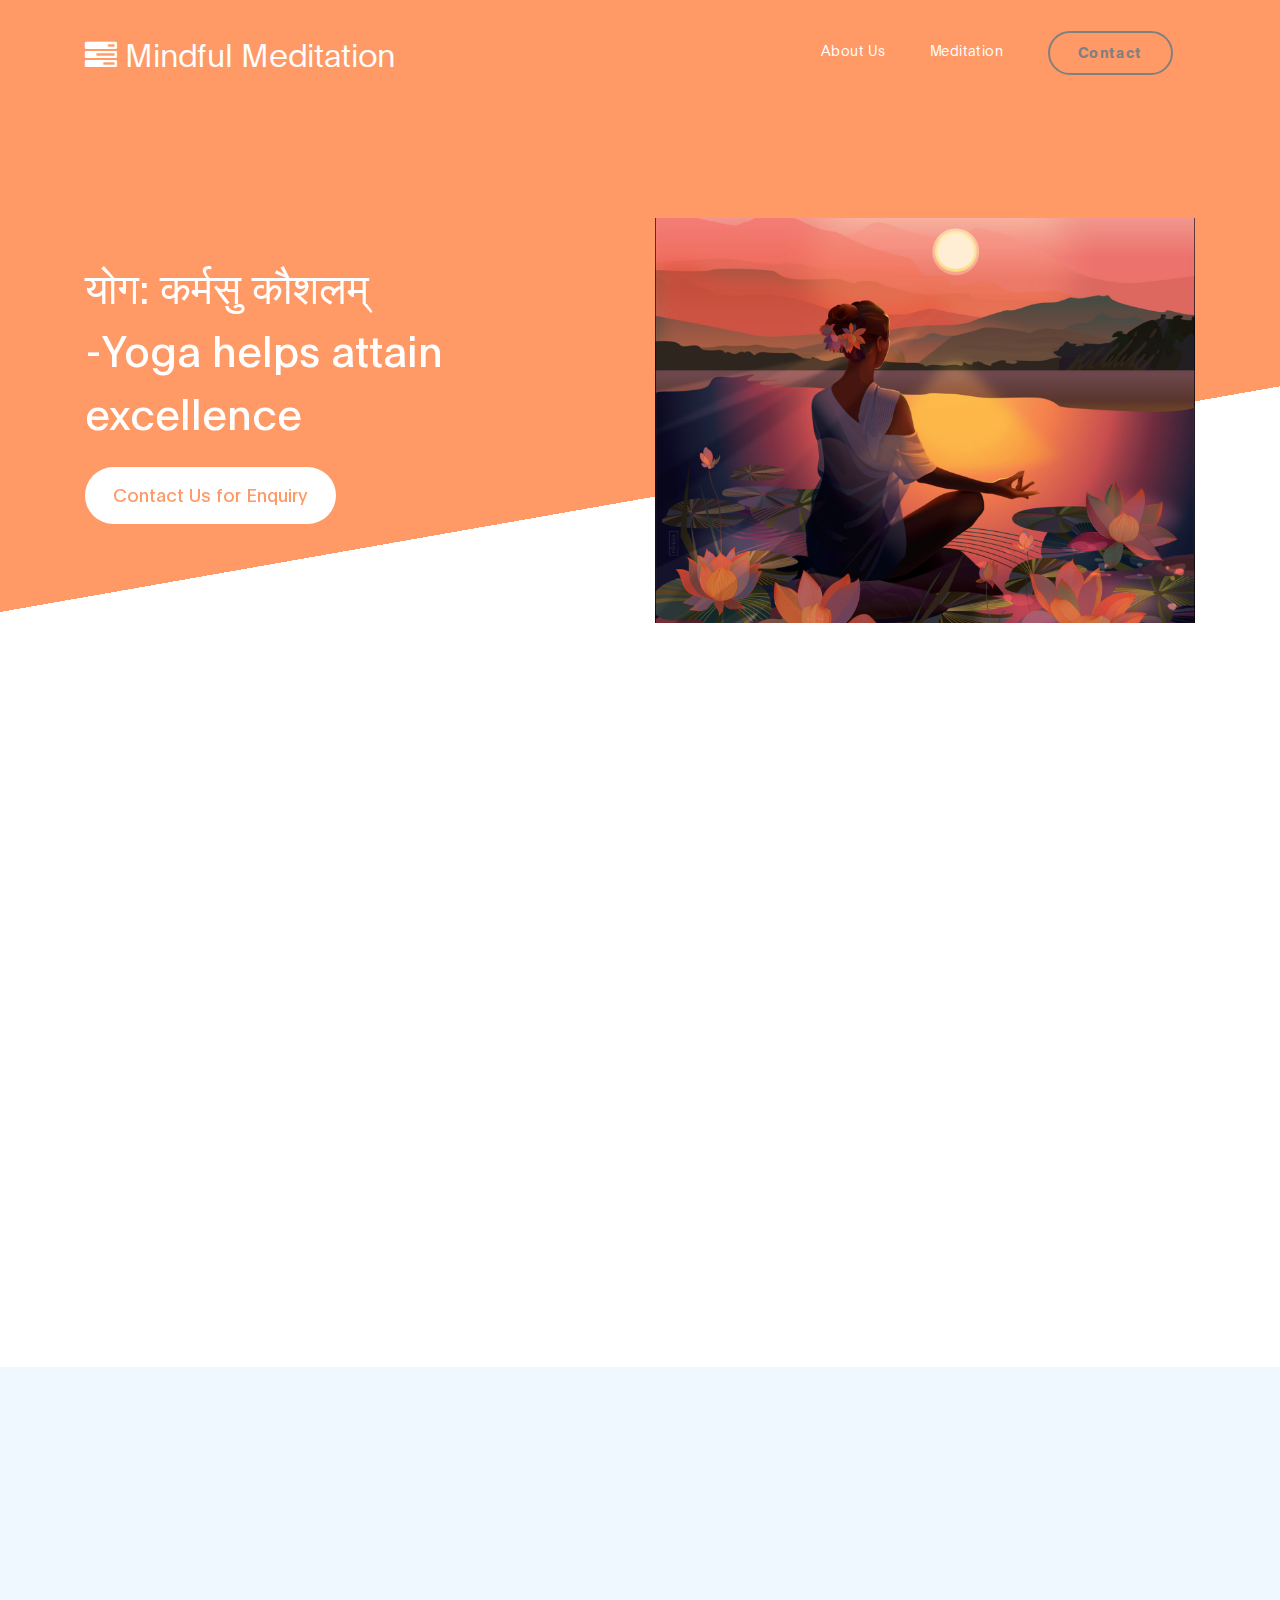
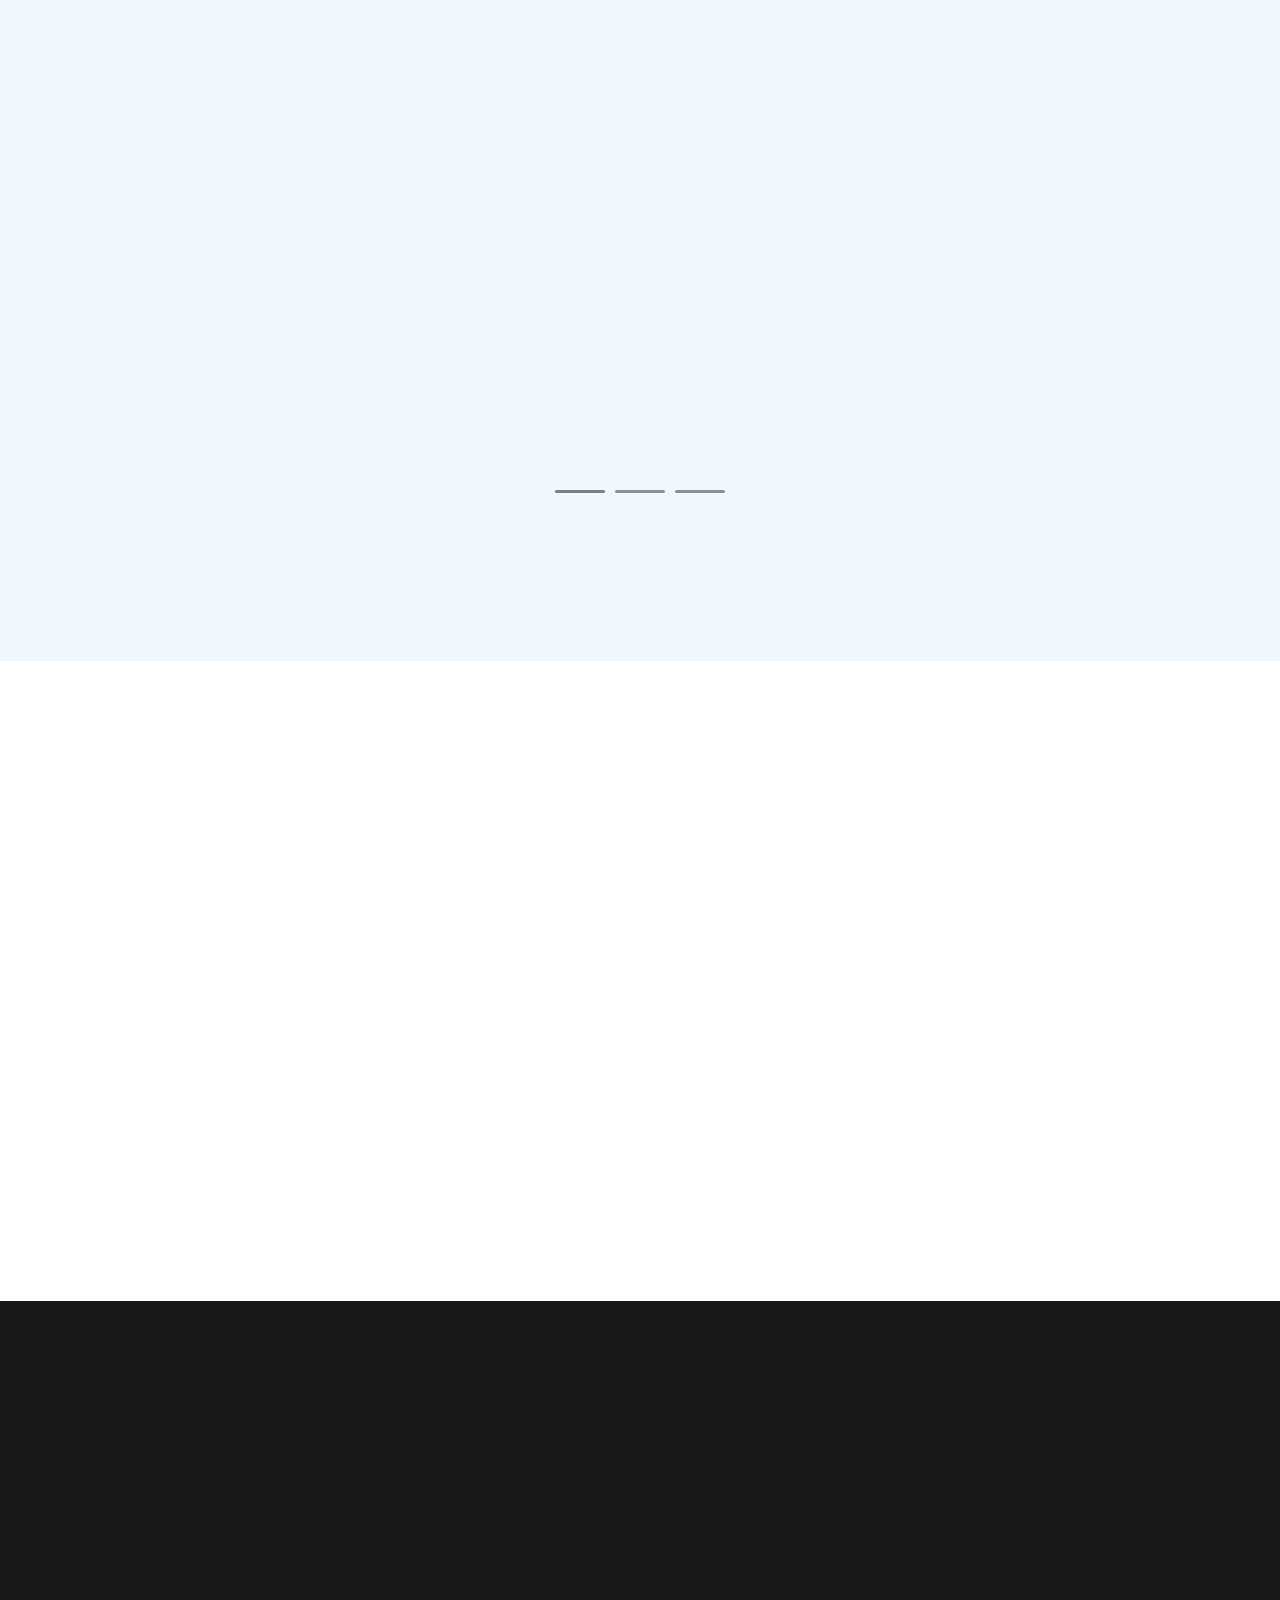
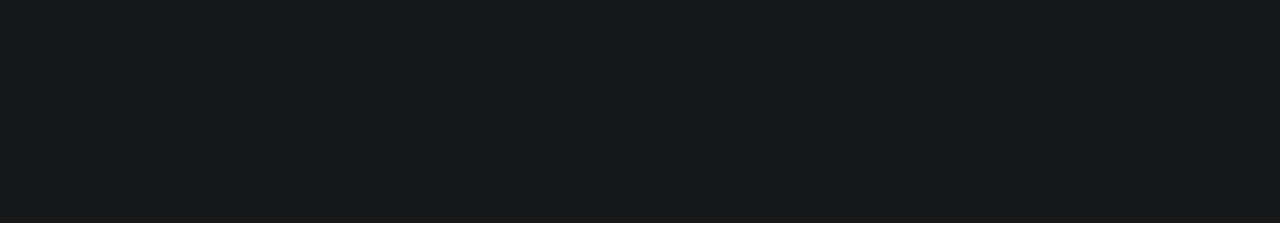
<file: templatemo_538_digital_trend/index.html>
<!DOCTYPE html>
<html lang="en">
<head>
<!-- Global site tag (gtag.js) - Google Analytics -->
<script async src="https://www.googletagmanager.com/gtag/js?id=UA-175164749-1"></script>
<script>
  window.dataLayer = window.dataLayer || [];
  function gtag(){dataLayer.push(arguments);}
  gtag('js', new Date());

  gtag('config', 'UA-175164749-1');
</script>
     <title>Mind Peace</title>
<!--


-->
     <meta charset="UTF-8">
     <meta http-equiv="X-UA-Compatible" content="IE=Edge">
     <meta name="description" content="">
     <meta name="keywords" content="">
     <meta name="author" content="">
     <meta name="viewport" content="width=device-width, initial-scale=1, maximum-scale=1">

     <link rel="stylesheet" href="css/bootstrap.min.css">
     <link rel="stylesheet" href="css/font-awesome.min.css">
     <link rel="stylesheet" href="css/aos.css">
     <link rel="stylesheet" href="css/owl.carousel.min.css">
     <link rel="stylesheet" href="css/owl.theme.default.min.css">

     <!-- MAIN CSS -->
     <link rel="stylesheet" href="css/templatemo-digital-trend.css">
    
     <script async>(function(w, d) { w.CollectId = "5f438ddfd54e66338ccc98a1"; var h = d.head || d.getElementsByTagName("head")[0]; var s = d.createElement("script"); s.setAttribute("type", "text/javascript"); s.setAttribute("src", "https://collectcdn.com/launcher.js"); h.appendChild(s); })(window, document);</script>
     <script id='pixel-script-poptin' src='https://cdn.popt.in/pixel.js?id=3b33648549bff' async='true'></script>
</head>
<body>

     <!-- MENU BAR -->
    <nav class="navbar navbar-expand-lg">
        <div class="container">
            <a class="navbar-brand" href="index.html">
              <i class="fa fa-tasks"></i>
              Mindful Meditation
            </a>

            <button class="navbar-toggler" type="button" data-toggle="collapse" data-target="#navbarNav" aria-controls="navbarNav" aria-expanded="false"
                aria-label="Toggle navigation">
                <span class="navbar-toggler-icon"></span>
            </button>

            <div class="collapse navbar-collapse" id="navbarNav">
                <ul class="navbar-nav ml-auto">
                    <li class="nav-item">
                        <a href="#about" class="nav-link smoothScroll">About Us</a>
                    </li>
                    <li class="nav-item">
                        <a href="#project" class="nav-link smoothScroll">Meditation</a>
                    </li>
                    <li class="nav-item">
                      
                    </li>
                    <li class="nav-item">
                        <a href="contact.html" class="nav-link contact">Contact</a>
                    </li>
                </ul>
            </div>
        </div>
    </nav>


     <!-- HERO -->
     <section class="hero hero-bg d-flex justify-content-center align-items-center">
               <div class="container">
                    <div class="row">

                        <div class="col-lg-6 col-md-10 col-12 d-flex flex-column justify-content-center align-items-center">
                              <div class="hero-text">

                                   <h1 class="text-white" data-aos="fade-up">
                                        योग: कर्मसु कौशलम्<br> -Yoga helps attain excellence 
                                        </h1>

                                   <a href="contact.html" class="custom-btn btn-bg btn mt-3" data-aos="fade-up" data-aos-delay="100">Contact Us for Enquiry</a>

                                 <!--  <strong class="d-block py-3 pl-5 text-white" data-aos="fade-up" data-aos-delay="200"><i class="fa fa-phone mr-2"></i> +00 000 000 0000</strong> -->
                              </div>
                        </div>

                        <div class="col-lg-6 col-12">
                          <div class="hero-image" data-aos="fade-up" data-aos-delay="300">

                            <img src="images/main_headerr.jpg" class="img-fluid" alt="working girl">
                          </div>
                        </div>

                    </div>
               </div>
     </section>


     <!-- ABOUT -->
     <section class="about section-padding pb-0" id="about">
          <div class="container">
               <div class="row">

                    <div class="col-lg-7 mx-auto col-md-10 col-12">
                         <div class="about-info">

                              <h2 class="mb-4" data-aos="fade-up">the best <strong>Mediation Centre</strong> in Thane !</h2>

                              <p class="mb-0" data-aos="fade-up"> Having trained more than 500 people and helping them attain a balanced living yoga and Meditation have helped many to improve skills in day to day life.
                              <br><br>We are <strong>happy</strong> to have you on board !</p>
                         </div>

                         <div class="about-image" data-aos="fade-up" data-aos-delay="200">

                          <img src="images/office.png" class="img-fluid" alt="office">
                        </div>
                    </div>

               </div>
          </div>
     </section>


     <!-- PROJECT -->
     <section class="project section-padding" id="project">
          <div class="container-fluid">
               <div class="row">

                    <div class="col-lg-12 col-12">

                        <h2 class="mb-5 text-center" data-aos="fade-up">
                            Please take a look through our
                            <strong>featured Sessions</strong>
                        </h2>

                         <div class="owl-carousel owl-theme" id="project-slide">
                             

                             

                              <div class="item project-wrapper" data-aos="fade-up">
                                   <img src="images/project/project-image03.jpg" class="img-fluid" alt="project image">

                                   <div class="project-info">
                                        <small>Self Development</small>

                                        <h3>
                                             <a href="project-detail_conf.html">
                                                  <span>Increase your confidence</span>
                                                  <i class="fa fa-angle-right project-icon"></i>
                                             </a>
                                        </h3>
                                   </div>
                              </div>

                              <div class="item project-wrapper" data-aos="fade-up">
                                   <img src="images/project/project-image04.jpg" class="img-fluid" alt="project image">

                                   <div class="project-info">
                                        <small>Inner Peace</small>

                                        <h3>
                                             <a href="project-detail_calm.html">
                                                  <span>How to keep calm</span>
                                                  <i class="fa fa-angle-right project-icon"></i>
                                             </a>
                                        </h3>
                                   </div>
                              </div>

                              <div class="item project-wrapper" data-aos="fade-up">
                                   <img src="images/project/project-image05.jpg" class="img-fluid" alt="project image">

                                   <div class="project-info">
                                        <small>Ultimate HealthCare</small>

                                        <h3>
                                             <a href="project-detail.html">
                                                  <span>Asanas and Yoga for longetivity</span>
                                                  <i class="fa fa-angle-right project-icon"></i>
                                             </a>
                                        </h3>
                                   </div>
                              </div>
                         </div>
                    </div>

               </div>
          </div>
     </section>


     <!-- TESTIMONIAL -->
     <section class="testimonial section-padding">
          <div class="container">
               <div class="row">

                    <div class="col-lg-6 col-md-5 col-12">
                        <div class="contact-image" data-aos="fade-up">

                          <img src="images/benefits.gif" class="img-fluid" alt="website">
                        </div>
                    </div>

                    <div class="col-lg-6 col-md-7 col-12">
                      <h4 class="my-5 pt-3" data-aos="fade-up" data-aos-delay="100">How we function</h4>

                      <div class="quote" data-aos="fade-up" data-aos-delay="200"></div>

                     <!-- <h2 class="mb-4" data-aos="fade-up" data-aos-delay="300">->Helps improve memory<br>->Guides you to deal with stress efficiently</h2> -->

                      <p data-aos="fade-up" data-aos-delay="400">
                        

                        <span class="mx-1"></span>
<br>
                        <small><b><i>Morning 5.00 - 6.00:: </i></b> Pranayama</small><br>
                        <small><b><i> Morning 6.00 - 6.30::  </i></b>Motivation Session </small><br>
                        <small><b><i> Morning 6.30 - 7.30::  </i></b> Age wise sessions - as per the age and current health personalised exercises are given </small><br>
                        <small><b><i> Morning 7.30 - 8.00:: </i></b> Shavasana </small><br>

                      </p>
                    </div>

               </div>
          </div>
     </section>


    <footer class="site-footer">
      <div class="container">
        <div class="row">

          <div class="col-lg-5 mx-lg-auto col-md-8 col-10">
            <h1 class="text-white" data-aos="fade-up" data-aos-delay="100">De-Clutter <strong> your </strong> brain & body.</h1>
          </div>

          <div class="col-lg-3 col-md-6 col-12" data-aos="fade-up" data-aos-delay="200">
            <h4 class="my-4">Contact Info</h4>

            <p class="mb-1">
              <i class="fa fa-phone mr-2 footer-icon"></i> 
              +91 00 000 000 00
            </p>

            <p>
              <a href="#">
                <i class="fa fa-envelope mr-2 footer-icon"></i>
                demomailriya@fakemail.com
              </a>
            </p>
          </div>

          <div class="col-lg-3 col-md-6 col-12" data-aos="fade-up" data-aos-delay="300">
            <h4 class="my-4">Our Studio</h4>

            <p class="mb-1">
              <i class="fa fa-home mr-2 footer-icon"></i> 
             Thane
            </p>
          </div>

          <div class="col-lg-4 mx-lg-auto text-center col-md-8 col-12" data-aos="fade-up" data-aos-delay="400">
            <p class="copyright-text">Copyright &copy; 2020 Riya Suri
            <br>
           <small></small> </p>
          </div>

          <div class="col-lg-4 mx-lg-auto col-md-6 col-12" data-aos="fade-up" data-aos-delay="500">
            
            <ul class="footer-link">
          
            </ul>
          </div>

          <div class="col-lg-3 mx-lg-auto col-md-6 col-12" data-aos="fade-up" data-aos-delay="600">
            <ul class="social-icon">
              <!--<li><a href="#" class="fa fa-instagram"></a></li>
              <li><a href="#" class="fa fa-twitter"></a></li>
              <li><a href="#" class="fa fa-dribbble"></a></li> -->
              
            </ul>
          </div>

        </div>
      </div>
    </footer>


     <!-- SCRIPTS -->
     <script src="js/jquery.min.js"></script>
     <script src="js/bootstrap.min.js"></script>
     <script src="js/aos.js"></script>
     <script src="js/owl.carousel.min.js"></script>
     <script src="js/smoothscroll.js"></script>
     <script src="js/custom.js"></script>

</body>
</html>
</file>
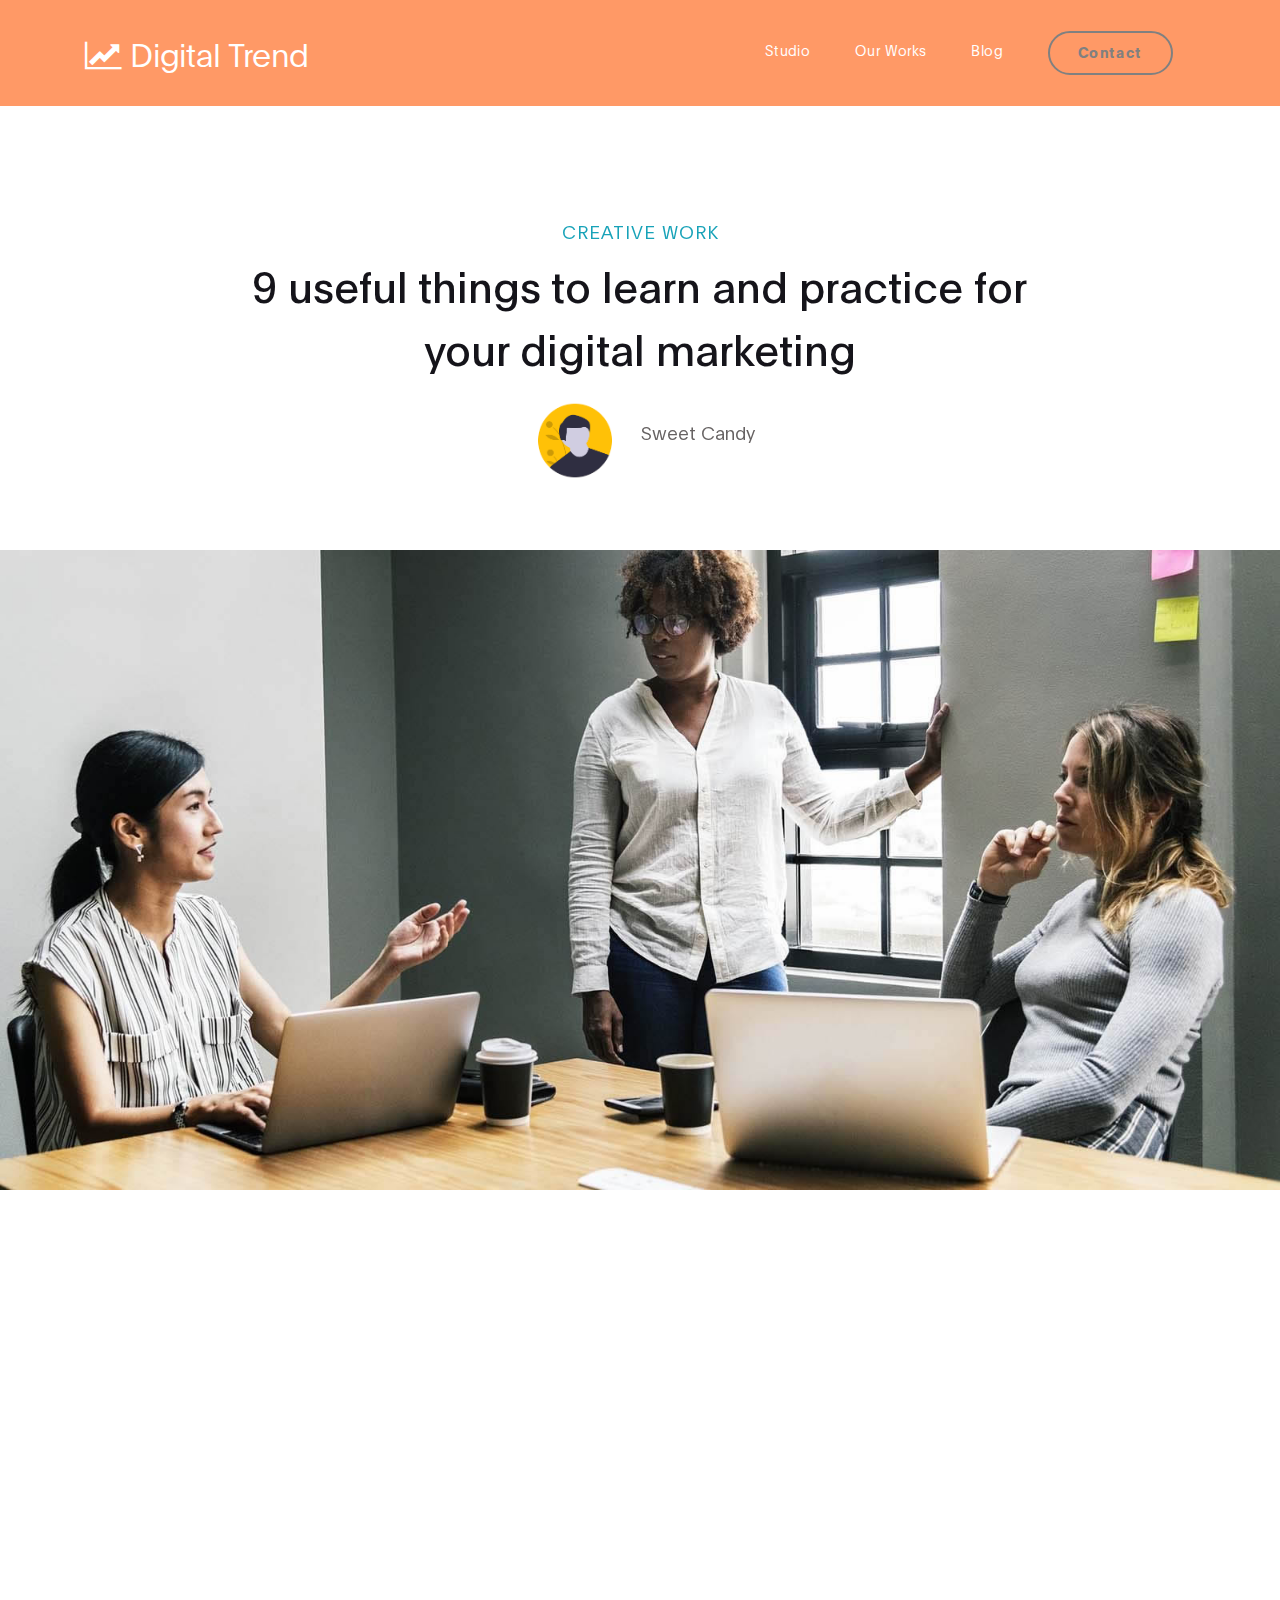
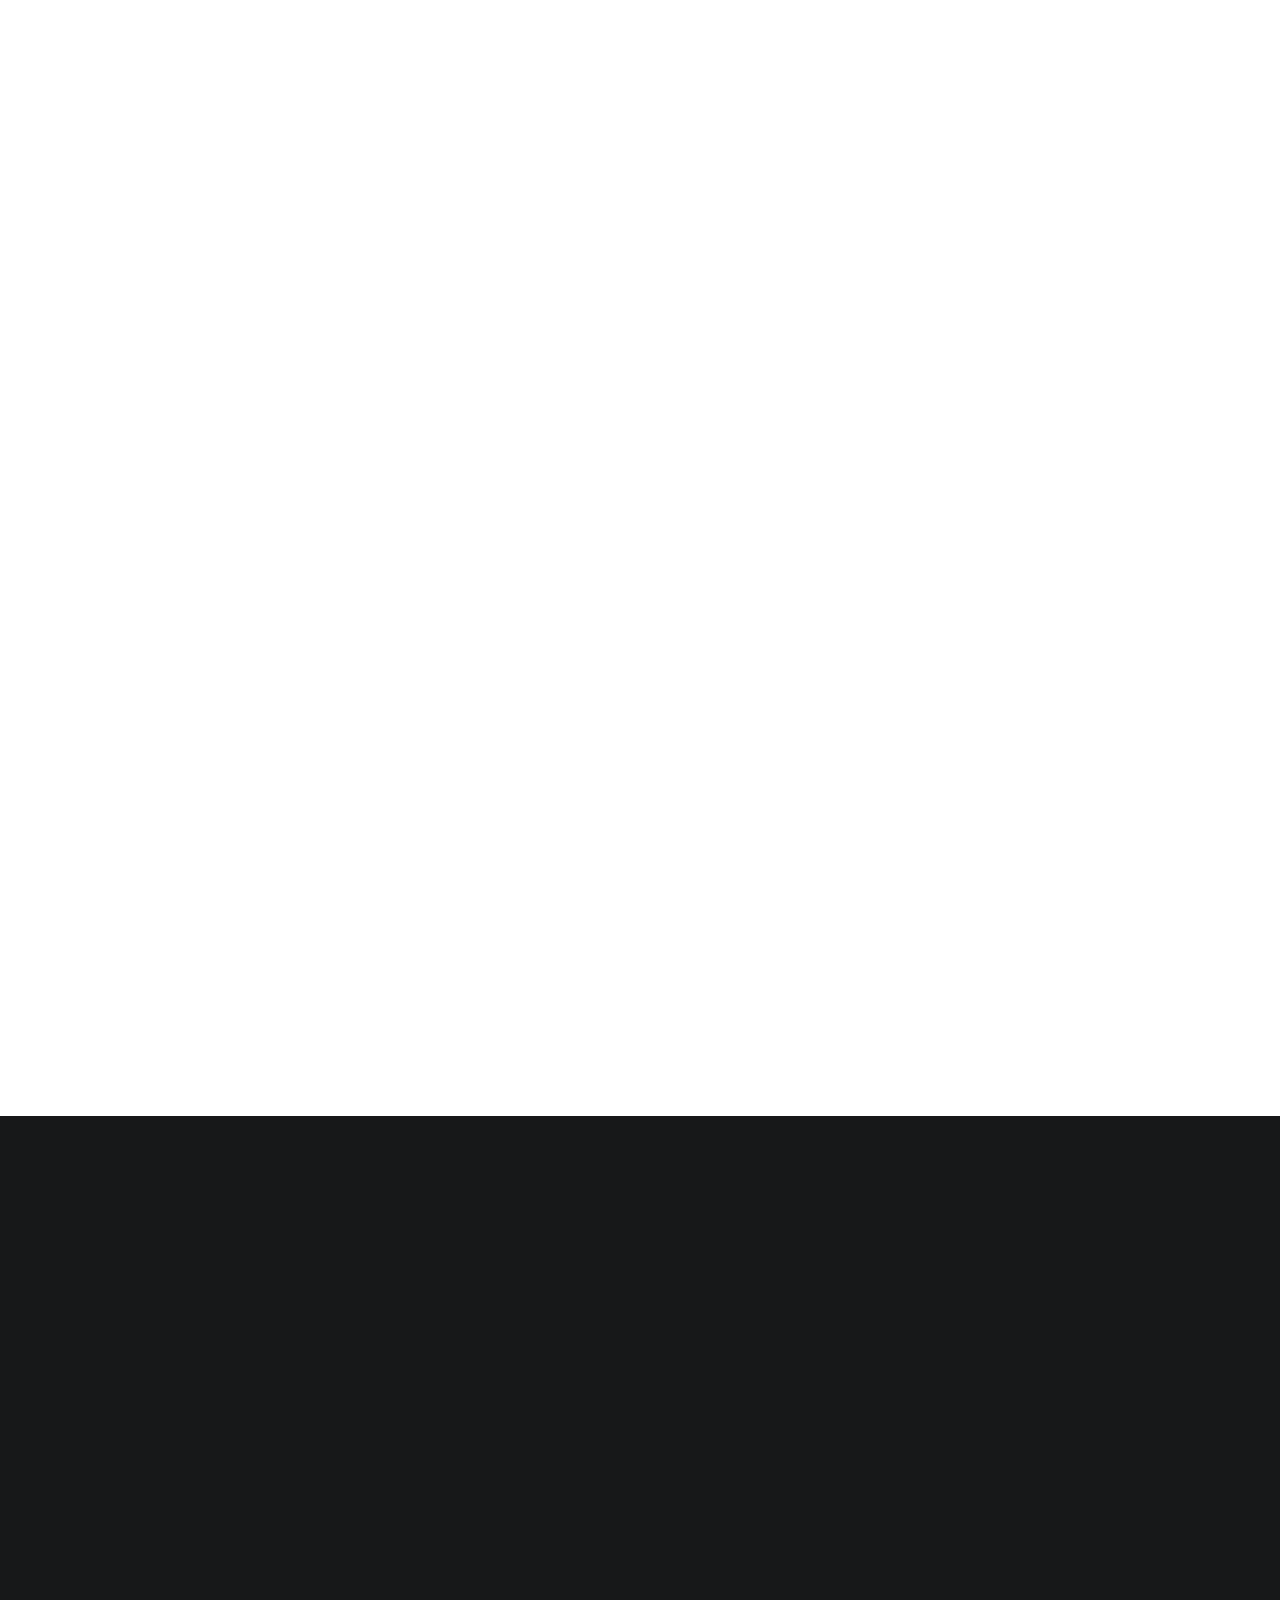
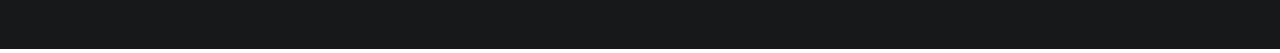
<file: templatemo_538_digital_trend/blog-detail.html>
<!DOCTYPE html>
<html lang="en">
<head>
 <!-- Global site tag (gtag.js) - Google Analytics -->
 <script async src="https://www.googletagmanager.com/gtag/js?id=UA-175164749-1"></script>
 <script>
   window.dataLayer = window.dataLayer || [];
   function gtag(){dataLayer.push(arguments);}
   gtag('js', new Date());
 
   gtag('config', 'UA-175164749-1');
 </script>
 
     <title>Digital Trend - Blog Detail</title>
<!--

DIGITAL TREND

https://templatemo.com/tm-538-digital-trend

-->
     <meta charset="UTF-8">
     <meta http-equiv="X-UA-Compatible" content="IE=Edge">
     <meta name="description" content="">
     <meta name="keywords" content="">
     <meta name="author" content="">
     <meta name="viewport" content="width=device-width, initial-scale=1, maximum-scale=1">

     <link rel="stylesheet" href="css/bootstrap.min.css">
     <link rel="stylesheet" href="css/font-awesome.min.css">
     <link rel="stylesheet" href="css/aos.css">
     <link rel="stylesheet" href="css/owl.carousel.min.css">
     <link rel="stylesheet" href="css/owl.theme.default.min.css">

     <!-- MAIN CSS -->
     <link rel="stylesheet" href="css/templatemo-digital-trend.css">
    

</head>
<body>

     <!-- MENU BAR -->
    <nav class="navbar navbar-expand-lg position-relative">
        <div class="container">
            <a class="navbar-brand" href="index.html">
              <i class="fa fa-line-chart"></i>
              Digital Trend
            </a>

            <button class="navbar-toggler" type="button" data-toggle="collapse" data-target="#navbarNav" aria-controls="navbarNav" aria-expanded="false"
                aria-label="Toggle navigation">
                <span class="navbar-toggler-icon"></span>
            </button>

            <div class="collapse navbar-collapse" id="navbarNav">
                <ul class="navbar-nav ml-auto">
                    <li class="nav-item">
                        <a href="index.html#about" class="nav-link">Studio</a>
                    </li>
                    <li class="nav-item">
                        <a href="index.html#project" class="nav-link">Our Works</a>
                    </li>
                    <li class="nav-item">
                        <a href="blog.html" class="nav-link">Blog</a>
                    </li>
                    <li class="nav-item">
                        <a href="contact.html" class="nav-link contact">Contact</a>
                    </li>
                </ul>
            </div>
        </div>
    </nav>


     <!-- BLOG DETAIL -->
     <section class="project-detail section-padding-half">
          <div class="container">
               <div class="row">

                    <div class="col-lg-9 mx-auto col-md-10 col-12 mt-lg-5 text-center" data-aos="fade-up">
                      <h4 class="blog-category text-info">Creative Work</h4>
                      
                      <h1>9 useful things to learn and practice for your digital marketing</h1>

                      <div class="client-info">
                          <div class="d-flex justify-content-center align-items-center mt-3">
                            <img src="images/project/project-detail/male-avatar.png" class="img-fluid" alt="male avatar">

                            <p>Sweet Candy</p>
                          </div>
                      </div>
                    </div>

               </div>
          </div>
     </section>


     <div class="full-image text-center" data-aos="zoom-in">
       <img src="images/blog/blog-header-image.jpg" class="img-fluid" alt="blog header">
     </div>


     <!-- BLOG DETAIL -->
     <section class="project-detail">
          <div class="container">
               <div class="row">

                  <div class="col-lg-9 mx-auto col-md-11 col-12 my-5 pt-3" data-aos="fade-up">

                    <h2 class="mb-3">Etiam quis metus elementum, tempor risus vel, condimentum orci.</h2>

                    <p>Mauris in convallis nunc, non facilisis arcu. Nunc sapien nulla, interdum at diam non, aliquam vestibulum leo. Fusce laoreet malesuada ante, consectetur consequat ante tempor et. Quisque ac risus ligula.</p>

                    <p>Suspendisse bibendum tortor at est placerat auctor. Phasellus tortor est, bibendum eu ex eu, tincidunt efficitur nunc. Orci varius natoque penatibus et magnis dis parturient montes, nascetur ridiculus mus.</p>

                    <ul class="list-detail py-3">
                      <li><span>Quisque at condimentum est. Duis sollicitudin urna id elit pulvinar placerat. Ut ac dui in ex vulputate dictum.</span></li>

                      <li><span>Mauris vitae tellus nisi. Morbi rutrum lacus sit amet volutpat viverra.</span></li>

                      <li><span> Integer maximus sem ut ipsum blandit elementum. Nullam sollicitudin accumsan commodo.</span></li>
                    </ul>

                    <p>Sed leo nisl, posuere at molestie ac, suscipit auctor mauris. Etiam quis metus elementum, tempor risus vel, condimentum orci.</p>

                    <h2 class="mt-5 mb-3">Curabitur tempus vel libero lobortis feugiat</h2>

                    <p>Orci varius natoque penatibus et magnis dis parturient montes, nascetur ridiculus mus. Mauris in convallis nunc, non facilisis arcu. Nunc sapien nulla, interdum at diam non, aliquam vestibulum leo.</p>

                    <blockquote>Phasellus dapibus ex sed dolor blandit, efficitur iaculis ipsum scelerisque. Cras elementum nibh id felis sagittis, sit amet pellentesque ligula porttitor. Fusce laoreet malesuada ante, consectetur consequat ante tempor et. Quisque ac risus ligula.</blockquote>
                    </div>
               </div>

              <div class="col-lg-8 mx-auto mb-5 pb-5 col-12" data-aos="fade-up">

                <h3 class="my-3" data-aos="fade-up">Leave a comment</h3>

                <form action="#" method="get"  class="contact-form" data-aos="fade-up" data-aos-delay="300" role="form">
                  <div class="row">
                    <div class="col-lg-6 col-12">
                      <input type="text" class="form-control" name="name" placeholder="Name">
                    </div>

                    <div class="col-lg-6 col-12">
                      <input type="email" class="form-control" name="email" placeholder="Email">
                    </div>

                    <div class="col-lg-12 col-12">
                      <textarea class="form-control" rows="6" name="message" placeholder="Message"></textarea>
                    </div>

                    <div class="col-lg-5 mx-auto col-7">
                      <button type="submit" class="form-control" id="submit-button" name="submit">Submit Comment</button>
                    </div>
                  </div>
                </form>
              </div>
              
          </div>
          
     </section>


    <footer class="site-footer">
      <div class="container">
        <div class="row">

          <div class="col-lg-5 mx-lg-auto col-md-8 col-10">
            <h1 class="text-white" data-aos="fade-up" data-aos-delay="100">We make creative <strong>brands</strong> only.</h1>
          </div>

          <div class="col-lg-3 col-md-6 col-12" data-aos="fade-up" data-aos-delay="200">
            <h4 class="my-4">Contact Info</h4>

            <p class="mb-1">
              <i class="fa fa-phone mr-2 footer-icon"></i> 
              +99 080 070 4224
            </p>

            <p>
              <a href="#">
                <i class="fa fa-envelope mr-2 footer-icon"></i>
                hello@company.com
              </a>
            </p>
          </div>

          <div class="col-lg-3 col-md-6 col-12" data-aos="fade-up" data-aos-delay="300">
            <h4 class="my-4">Our Studio</h4>

            <p class="mb-1">
              <i class="fa fa-home mr-2 footer-icon"></i> 
              Av. Lúcio Costa - Barra da Tijuca, Rio de Janeiro - RJ, Brazil
            </p>
          </div>

          <div class="col-lg-4 mx-lg-auto text-center col-md-8 col-12" data-aos="fade-up" data-aos-delay="400">
            <p class="copyright-text">Copyright &copy; 2020 Your Company
            <br>
            <a rel="nofollow noopener" href="https://templatemo.com">Design: TemplateMo</a></p>
          </div>

          <div class="col-lg-4 mx-lg-auto col-md-6 col-12" data-aos="fade-up" data-aos-delay="500">
            
            <ul class="footer-link">
              <li><a href="#">Stories</a></li>
              <li><a href="#">Work with us</a></li>
              <li><a href="#">Privacy</a></li>
            </ul>
          </div>

          <div class="col-lg-3 mx-lg-auto col-md-6 col-12" data-aos="fade-up" data-aos-delay="600">
            <ul class="social-icon">
              <li><a href="#" class="fa fa-instagram"></a></li>
              <li><a href="#" class="fa fa-twitter"></a></li>
              <li><a href="#" class="fa fa-dribbble"></a></li>
              <li><a href="#" class="fa fa-behance"></a></li>
            </ul>
          </div>

        </div>
      </div>
    </footer>


     <!-- SCRIPTS -->
     <script src="js/jquery.min.js"></script>
     <script src="js/bootstrap.min.js"></script>
     <script src="js/aos.js"></script>
     <script src="js/owl.carousel.min.js"></script>
     <script src="js/custom.js"></script>

</body>
</html>
</file>
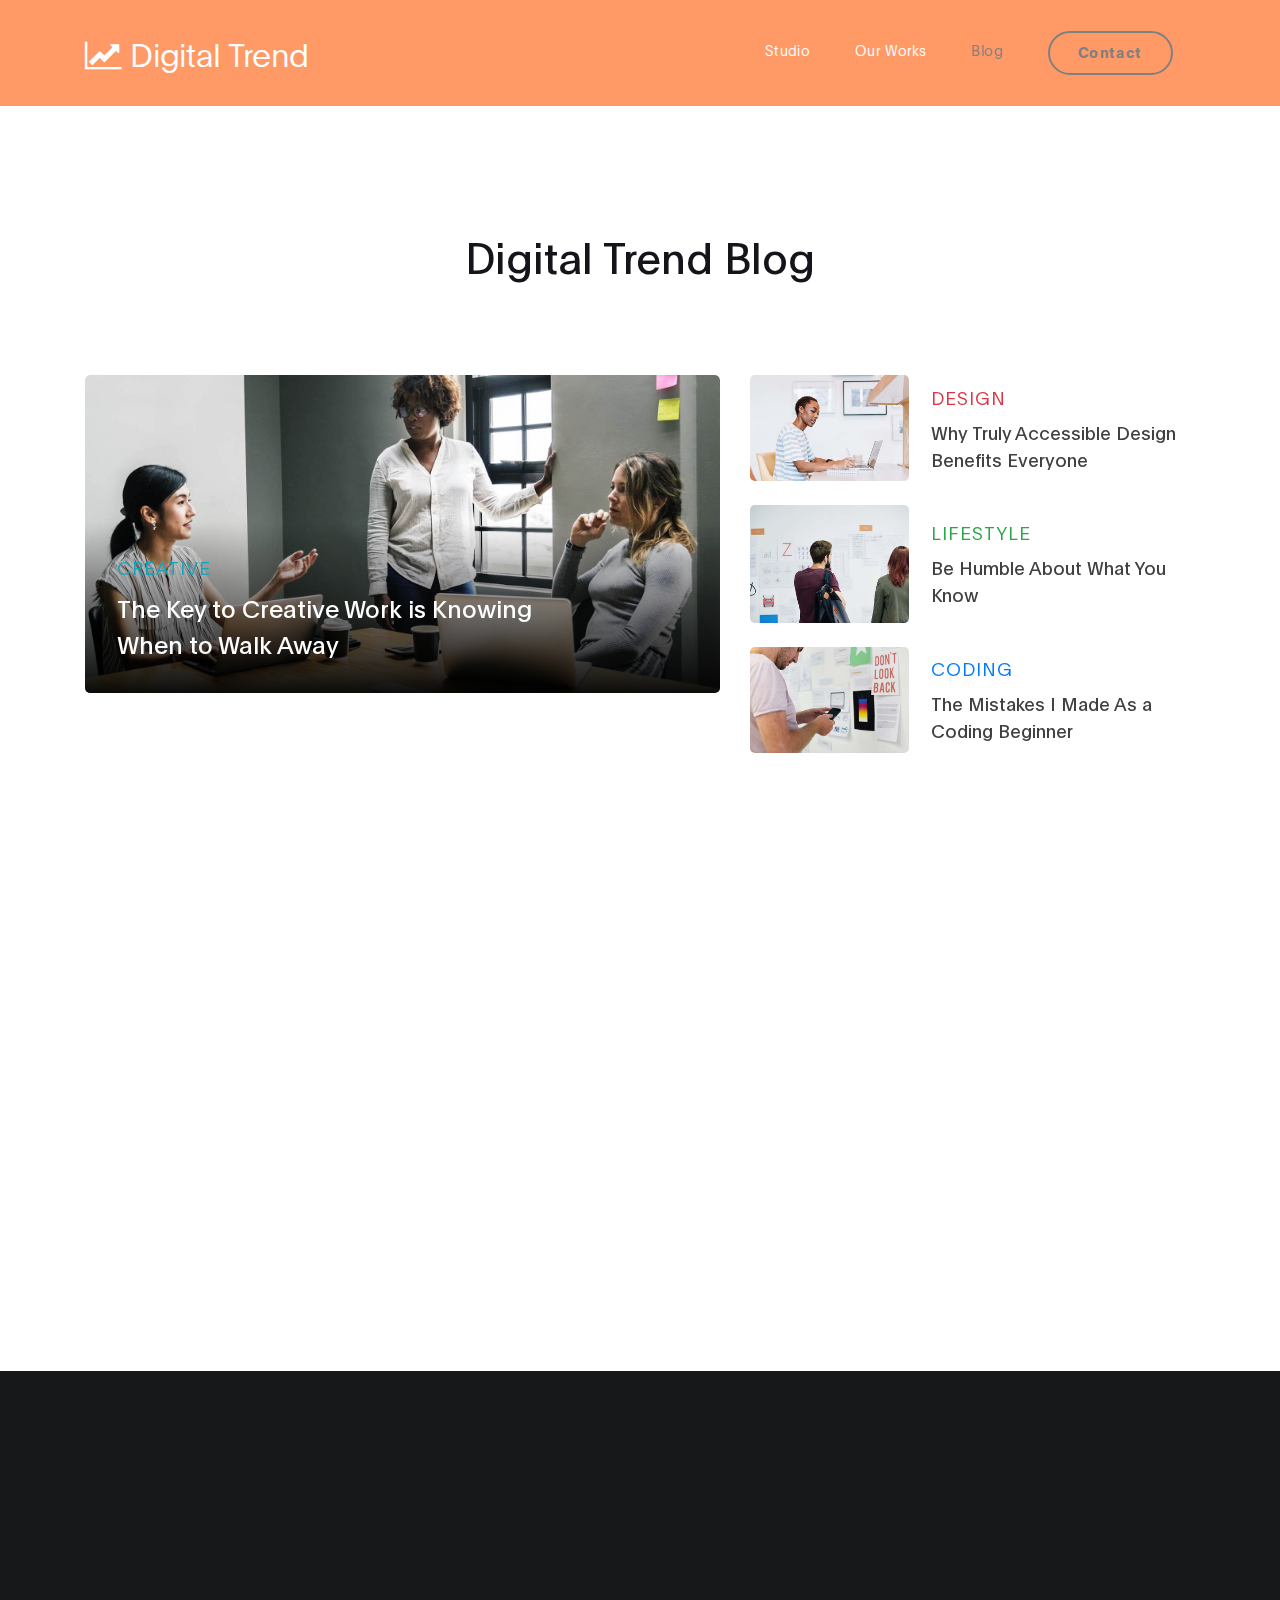
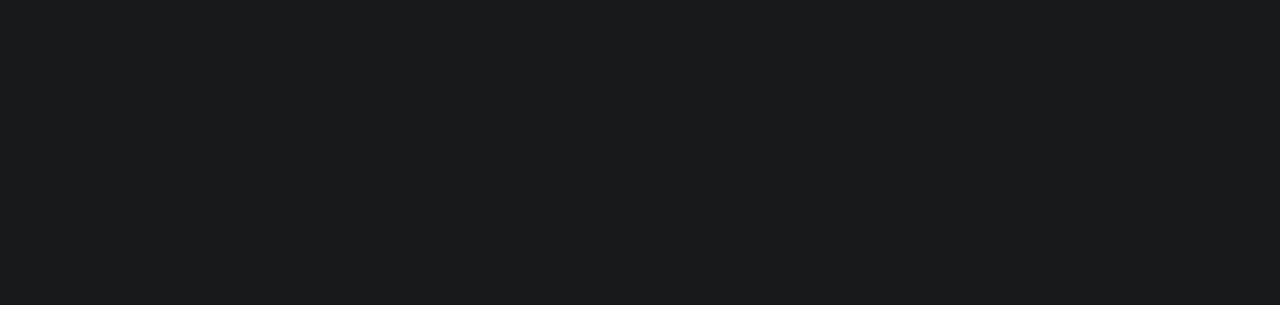
<file: templatemo_538_digital_trend/blog.html>
<!DOCTYPE html>
<html lang="en">
<head>
  <script async src="https://www.googletagmanager.com/gtag/js?id=UA-175164749-1"></script>
  <script>
    window.dataLayer = window.dataLayer || [];
    function gtag(){dataLayer.push(arguments);}
    gtag('js', new Date());
  
    gtag('config', 'UA-175164749-1');
  </script>
     <title>Digital Trend - Blog</title>
<!--

DIGITAL TREND

https://templatemo.com/tm-538-digital-trend

-->
     <meta charset="UTF-8">
     <meta http-equiv="X-UA-Compatible" content="IE=Edge">
     <meta name="description" content="">
     <meta name="keywords" content="">
     <meta name="author" content="">
     <meta name="viewport" content="width=device-width, initial-scale=1, maximum-scale=1">

     <link rel="stylesheet" href="css/bootstrap.min.css">
     <link rel="stylesheet" href="css/font-awesome.min.css">
     <link rel="stylesheet" href="css/aos.css">
     <link rel="stylesheet" href="css/owl.carousel.min.css">
     <link rel="stylesheet" href="css/owl.theme.default.min.css">

     <!-- MAIN CSS -->
     <link rel="stylesheet" href="css/templatemo-digital-trend.css">
     <!-- Global site tag (gtag.js) - Google Analytics -->



</head>
<body>

     <!-- MENU BAR -->
    <nav class="navbar navbar-expand-lg position-absolute">
        <div class="container">
            <a class="navbar-brand" href="index.html">
              <i class="fa fa-line-chart"></i>
              Digital Trend
            </a>

            <button class="navbar-toggler" type="button" data-toggle="collapse" data-target="#navbarNav" aria-controls="navbarNav" aria-expanded="false"
                aria-label="Toggle navigation">
                <span class="navbar-toggler-icon"></span>
            </button>

            <div class="collapse navbar-collapse" id="navbarNav">
                <ul class="navbar-nav ml-auto">
                    <li class="nav-item">
                        <a href="index.html#about" class="nav-link">Studio</a>
                    </li>
                    <li class="nav-item">
                        <a href="index.html#project" class="nav-link">Our Works</a>
                    </li>
                    <li class="nav-item">
                        <a href="blog.html" class="nav-link active">Blog</a>
                    </li>
                    <li class="nav-item">
                        <a href="contact.html" class="nav-link contact">Contact</a>
                    </li>
                </ul>
            </div>
        </div>
    </nav>


     <!-- BLOG -->
     <section class="blog section-padding">
          <div class="container">
               <div class="row">

                    <div class="col-lg-12 col-12 py-5 mt-5 mb-3 text-center">

                      <h1 class="mb-4" data-aos="fade-up">Digital Trend Blog</h1>
                    </div>

                    <div class="col-lg-7 col-md-7 col-12 mb-4">
                      <div class="blog-header" data-aos="fade-up" data-aos-delay="100">
                        <img src="images/blog/blog-header-image.jpg" class="img-fluid" alt="blog header">

                        <div class="blog-header-info">
                          <h4 class="blog-category text-info">Creative</h4>

                          <h3><a href="blog-detail.html">The Key to Creative Work is Knowing When to Walk Away</a></h3>
                        </div>
                      </div>
                    </div>

                    <div class="col-lg-5 col-md-5 col-12 mb-4">
                      <div class="blog-sidebar d-flex justify-content-center align-items-center" data-aos="fade-up" data-aos-delay="200">
                        <img src="images/blog/blog-sidebar-image.jpg" class="img-fluid" alt="blog">

                        <div class="blog-info">
                          <h4 class="blog-category text-danger">Design</h4>

                          <h3><a href="blog-detail.html">Why Truly Accessible Design Benefits Everyone</a></h3>
                        </div>
                      </div>

                      <div class="blog-sidebar py-4 d-flex justify-content-center align-items-center" data-aos="fade-up" data-aos-delay="300">
                        <img src="images/blog/blog-sidebar-image01.jpg" class="img-fluid" alt="blog">

                        <div class="blog-info">
                          <h4 class="blog-category text-success">lifestyle</h4>

                          <h3><a href="blog-detail.html">Be Humble About What You Know</a></h3>
                        </div>
                      </div>

                      <div class="blog-sidebar d-flex justify-content-center align-items-center" data-aos="fade-up" data-aos-delay="200">
                        <img src="images/blog/blog-sidebar-image02.jpg" class="img-fluid" alt="blog">

                        <div class="blog-info">
                          <h4 class="blog-category text-primary">Coding</h4>

                          <h3><a href="blog-detail.html">The Mistakes I Made As a Coding Beginner</a></h3>
                        </div>
                      </div>

                    </div>

                    <div class="col-lg-5 ml-auto mt-5 pt-5 col-md-6 col-12">

                      <img src="images/newsletter.png" data-aos="fade-up" data-aos-delay="100" class="img-fluid" alt="newsletter">
                    </div>

                    <div class="col-lg-5 mr-auto mt-5 pt-5 col-md-6 col-12 newsletter-form">
                      <h4 data-aos="fade-up" data-aos-delay="200">Email Newsletter</h4>

                      <h2 data-aos="fade-up" data-aos-delay="300">Let’s stay up-to-date. We'll share you all good stuffs.</h2>
                      <form action="#" method="get" enctype="multipart/form-data">
                      <div class="form-group mt-4" data-aos="fade-up" data-aos-delay="400">
                        <input name="email" type="email" class="form-control" 
                        		id="email" aria-describedby="emailHelp" placeholder="Please enter your email" required>

                        <small id="emailHelp" class="form-text text-muted">We'll NOT share your email address to anyone else.</small>

                      </div>

                      <div class="form-group form-check" data-aos="fade-up" data-aos-delay="500">
                        <input name="monthly" type="checkbox" class="form-check-input" id="monthly">

                        <label class="form-check-label" for="monthly">Please send me a monthly newsletter.</label>
                      </div>

                        <button type="submit" data-aos="fade-up" data-aos-delay="500" class="btn w-100 mt-3">Sign up</button>
                      </form>
                    </div>

               </div>
          </div>
     </section>


    <footer class="site-footer">
      <div class="container">
        <div class="row">

          <div class="col-lg-5 mx-lg-auto col-md-8 col-10">
            <h1 class="text-white" data-aos="fade-up" data-aos-delay="100">We make creative <strong>brands</strong> only.</h1>
          </div>

          <div class="col-lg-3 col-md-6 col-12" data-aos="fade-up" data-aos-delay="200">
            <h4 class="my-4">Contact Info</h4>

            <p class="mb-1">
              <i class="fa fa-phone mr-2 footer-icon"></i> 
              +99 080 070 4224
            </p>

            <p>
              <a href="#">
                <i class="fa fa-envelope mr-2 footer-icon"></i>
                hello@company.com
              </a>
            </p>
          </div>

          <div class="col-lg-3 col-md-6 col-12" data-aos="fade-up" data-aos-delay="300">
            <h4 class="my-4">Our Studio</h4>

            <p class="mb-1">
              <i class="fa fa-home mr-2 footer-icon"></i> 
              Av. Lúcio Costa - Barra da Tijuca, Rio de Janeiro - RJ, Brazil
            </p>
          </div>

          <div class="col-lg-4 mx-lg-auto text-center col-md-8 col-12" data-aos="fade-up" data-aos-delay="400">
            <p class="copyright-text">Copyright &copy; 2020 Your Company
            <br>
            <a rel="nofollow noopener" href="https://templatemo.com">Design: TemplateMo</a></p>
          </div>

          <div class="col-lg-4 mx-lg-auto col-md-6 col-12" data-aos="fade-up" data-aos-delay="500">
            
            <ul class="footer-link">
              <li><a href="#">Stories</a></li>
              <li><a href="#">Work with us</a></li>
              <li><a href="#">Privacy</a></li>
            </ul>
          </div>

          <div class="col-lg-3 mx-lg-auto col-md-6 col-12" data-aos="fade-up" data-aos-delay="600">
            <ul class="social-icon">
              <li><a href="#" class="fa fa-instagram"></a></li>
              <li><a href="#" class="fa fa-twitter"></a></li>
              <li><a href="#" class="fa fa-dribbble"></a></li>
              <li><a href="#" class="fa fa-behance"></a></li>
            </ul>
          </div>

        </div>
      </div>
    </footer>


     <!-- SCRIPTS -->
     <script src="js/jquery.min.js"></script>
     <script src="js/bootstrap.min.js"></script>
     <script src="js/aos.js"></script>
     <script src="js/owl.carousel.min.js"></script>
     <script src="js/custom.js"></script>

</body>
</html>
</file>
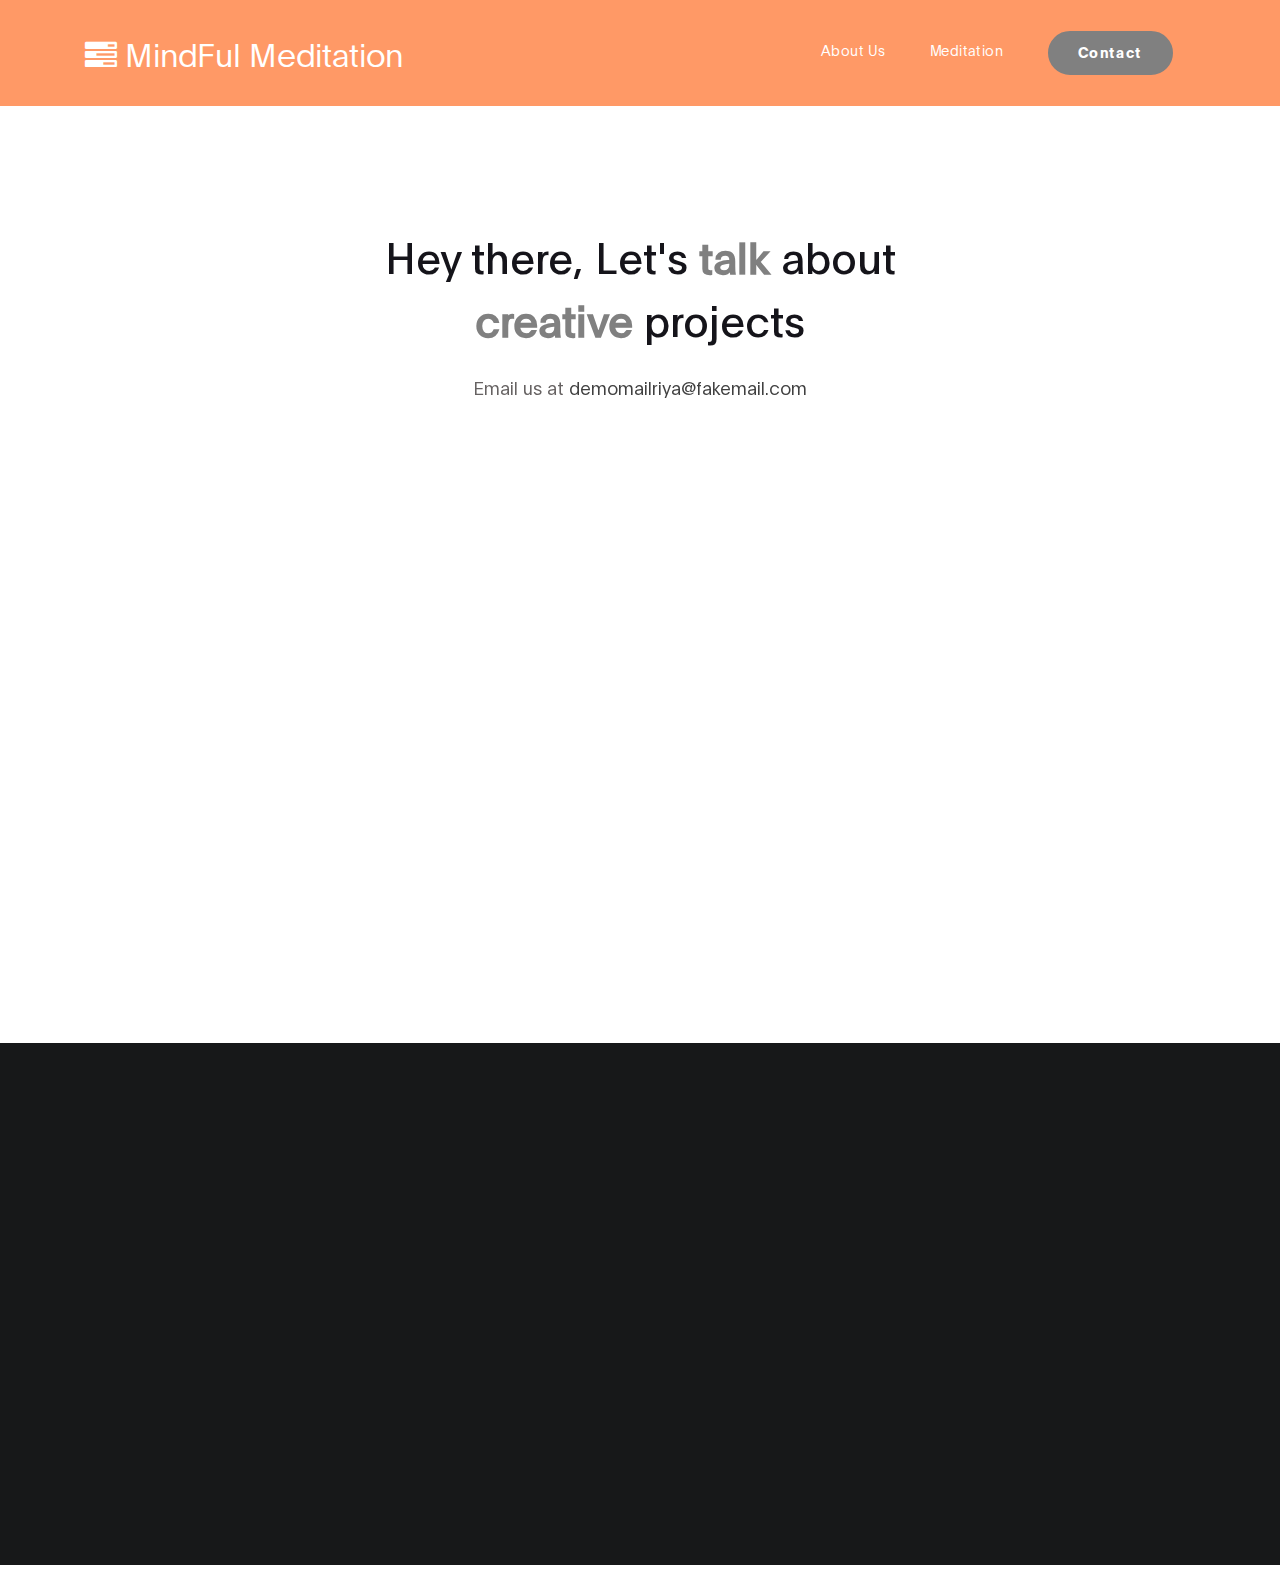
<file: templatemo_538_digital_trend/contact.html>
<!DOCTYPE html>
<html lang="en">
<head>
    <!-- Global site tag (gtag.js) - Google Analytics -->
    <script async src="https://www.googletagmanager.com/gtag/js?id=UA-175164749-1"></script>
    <script>
      window.dataLayer = window.dataLayer || [];
      function gtag(){dataLayer.push(arguments);}
      gtag('js', new Date());
    
      gtag('config', 'UA-175164749-1');
    </script>
    
     <title>MindFul Meditation</title>
<!--

DIGITAL TREND

https://templatemo.com/tm-538-digital-trend

-->
     <meta charset="UTF-8">
     <meta http-equiv="X-UA-Compatible" content="IE=Edge">
     <meta name="description" content="">
     <meta name="keywords" content="">
     <meta name="author" content="">
     <meta name="viewport" content="width=device-width, initial-scale=1, maximum-scale=1">

     <link rel="stylesheet" href="css/bootstrap.min.css">
     <link rel="stylesheet" href="css/font-awesome.min.css">
     <link rel="stylesheet" href="css/aos.css">
     <link rel="stylesheet" href="css/owl.carousel.min.css">
     <link rel="stylesheet" href="css/owl.theme.default.min.css">

     <!-- MAIN CSS -->
     <link rel="stylesheet" href="css/templatemo-digital-trend.css">
 
     <script async>(function(w, d) { w.CollectId = "5f438ddfd54e66338ccc98a1"; var h = d.head || d.getElementsByTagName("head")[0]; var s = d.createElement("script"); s.setAttribute("type", "text/javascript"); s.setAttribute("src", "https://collectcdn.com/launcher.js"); h.appendChild(s); })(window, document);</script>
</head>
<body>

     <!-- MENU BAR -->
    <nav class="navbar navbar-expand-lg position-absolute">
        <div class="container">
          <a class="navbar-brand" href="index.html">
              <i class="fa fa-tasks"></i>
              MindFul Meditation
            </a>

            <button class="navbar-toggler" type="button" data-toggle="collapse" data-target="#navbarNav" aria-controls="navbarNav" aria-expanded="false"
                aria-label="Toggle navigation">
                <span class="navbar-toggler-icon"></span>
            </button>

            <div class="collapse navbar-collapse" id="navbarNav">
                <ul class="navbar-nav ml-auto">
                    <li class="nav-item">
                        <a href="index.html#about" class="nav-link">About Us</a>
                    </li>
                    <li class="nav-item">
                        <a href="index.html#project" class="nav-link">Meditation</a>
                    </li>
                    <li class="nav-item">
                    
                    </li>
                    <li class="nav-item">
                        <a href="contact.html" class="nav-link active contact">Contact</a>
                    </li>
                </ul>
            </div>
        </div>
    </nav>


     <!-- CONTACT -->
     <section class="contact section-padding">
          <div class="container">
               <div class="row">

                    <div class="col-lg-6 mx-auto col-md-7 col-12 py-5 mt-5 text-center" data-aos="fade-up">

                      <h1 class="mb-4">Hey there, Let's <strong>talk</strong> about <strong>creative</strong> projects</h1>

                      <p> Email us at <a href="mailto:demomailriya@fakemail.com"> demomailriya@fakemail.com</a></p>
                  
                    </div>

                    <div class="col-lg-8 mx-auto col-md-10 col-12">
                      <div class="powr-form-builder" id="54435698_1596720991"></div><script src="https://www.powr.io/powr.js?platform=html"></script>
              
                    </div>

               </div>
          </div>
     </section>
     
<!-- How to change your own map point
	1. Go to Google Maps
	2. Click on your location point
	3. Click "Share" and choose "Embed map" tab
	4. Copy only URL and paste it within the src="" field below
-->
     <div class="google-map" data-aos="zoom-in">
      <iframe src="https://www.google.com/maps/embed?pb=!1m14!1m12!1m3!1d19908.940343087113!2d72.97960192932437!3d19.22105742928423!2m3!1f0!2f0!3f0!3m2!1i1024!2i768!4f13.1!5e0!3m2!1sen!2sin!4v1596717949675!5m2!1sen!2sin" width="600" height="450" frameborder="0" style="border:0;" allowfullscreen="" aria-hidden="false" tabindex="0"></iframe>
     </div>


    <footer class="site-footer">
      <div class="container">
        <div class="row">

          <div class="col-lg-5 mx-lg-auto col-md-8 col-10">
            <h1 class="text-white" data-aos="fade-up" data-aos-delay="100">De-clutter <strong>your</strong> brain & body.</h1>
          </div>

          <div class="col-lg-3 col-md-6 col-12" data-aos="fade-up" data-aos-delay="200">
            <h4 class="my-4">Contact Info</h4>

            <p class="mb-1">
              <i class="fa fa-phone mr-2 footer-icon"></i> 
              +91 000 000 000 00
            </p>

            <p>
              <a href="#">
                <i class="fa fa-envelope mr-2 footer-icon"></i>
                demomailriya@fakemail.com
              </a>
            </p>
          </div>

          <div class="col-lg-3 col-md-6 col-12" data-aos="fade-up" data-aos-delay="300">
            <h4 class="my-4">Our Studio</h4>

            <p class="mb-1">
              <i class="fa fa-home mr-2 footer-icon"></i> 
            Thane
            </p>
          </div>

          <div class="col-lg-4 mx-lg-auto text-center col-md-8 col-12" data-aos="fade-up" data-aos-delay="400">
            <p class="copyright-text">Copyright &copy; 2020 Riya Suri
            <br>
            </p>
          </div>

          <div class="col-lg-4 mx-lg-auto col-md-6 col-12" data-aos="fade-up" data-aos-delay="500">
            
            <ul class="footer-link">
            
            </ul>
          </div>

          <div class="col-lg-3 mx-lg-auto col-md-6 col-12" data-aos="fade-up" data-aos-delay="600">
            <ul class="social-icon">
            <!--  <li><a href="#" class="fa fa-instagram"></a></li>
              <li><a href="#" class="fa fa-twitter"></a></li>
              <li><a href="#" class="fa fa-dribbble"></a></li>
              <li><a href="#" class="fa fa-behance"></a></li> -->
            </ul>
          </div>

        </div>
      </div>
    </footer>


     <!-- SCRIPTS -->
     <script src="js/jquery.min.js"></script>
     <script src="js/bootstrap.min.js"></script>
     <script src="js/aos.js"></script>
     <script src="js/owl.carousel.min.js"></script>
     <script src="js/custom.js"></script>

</body>
</html>
</file>
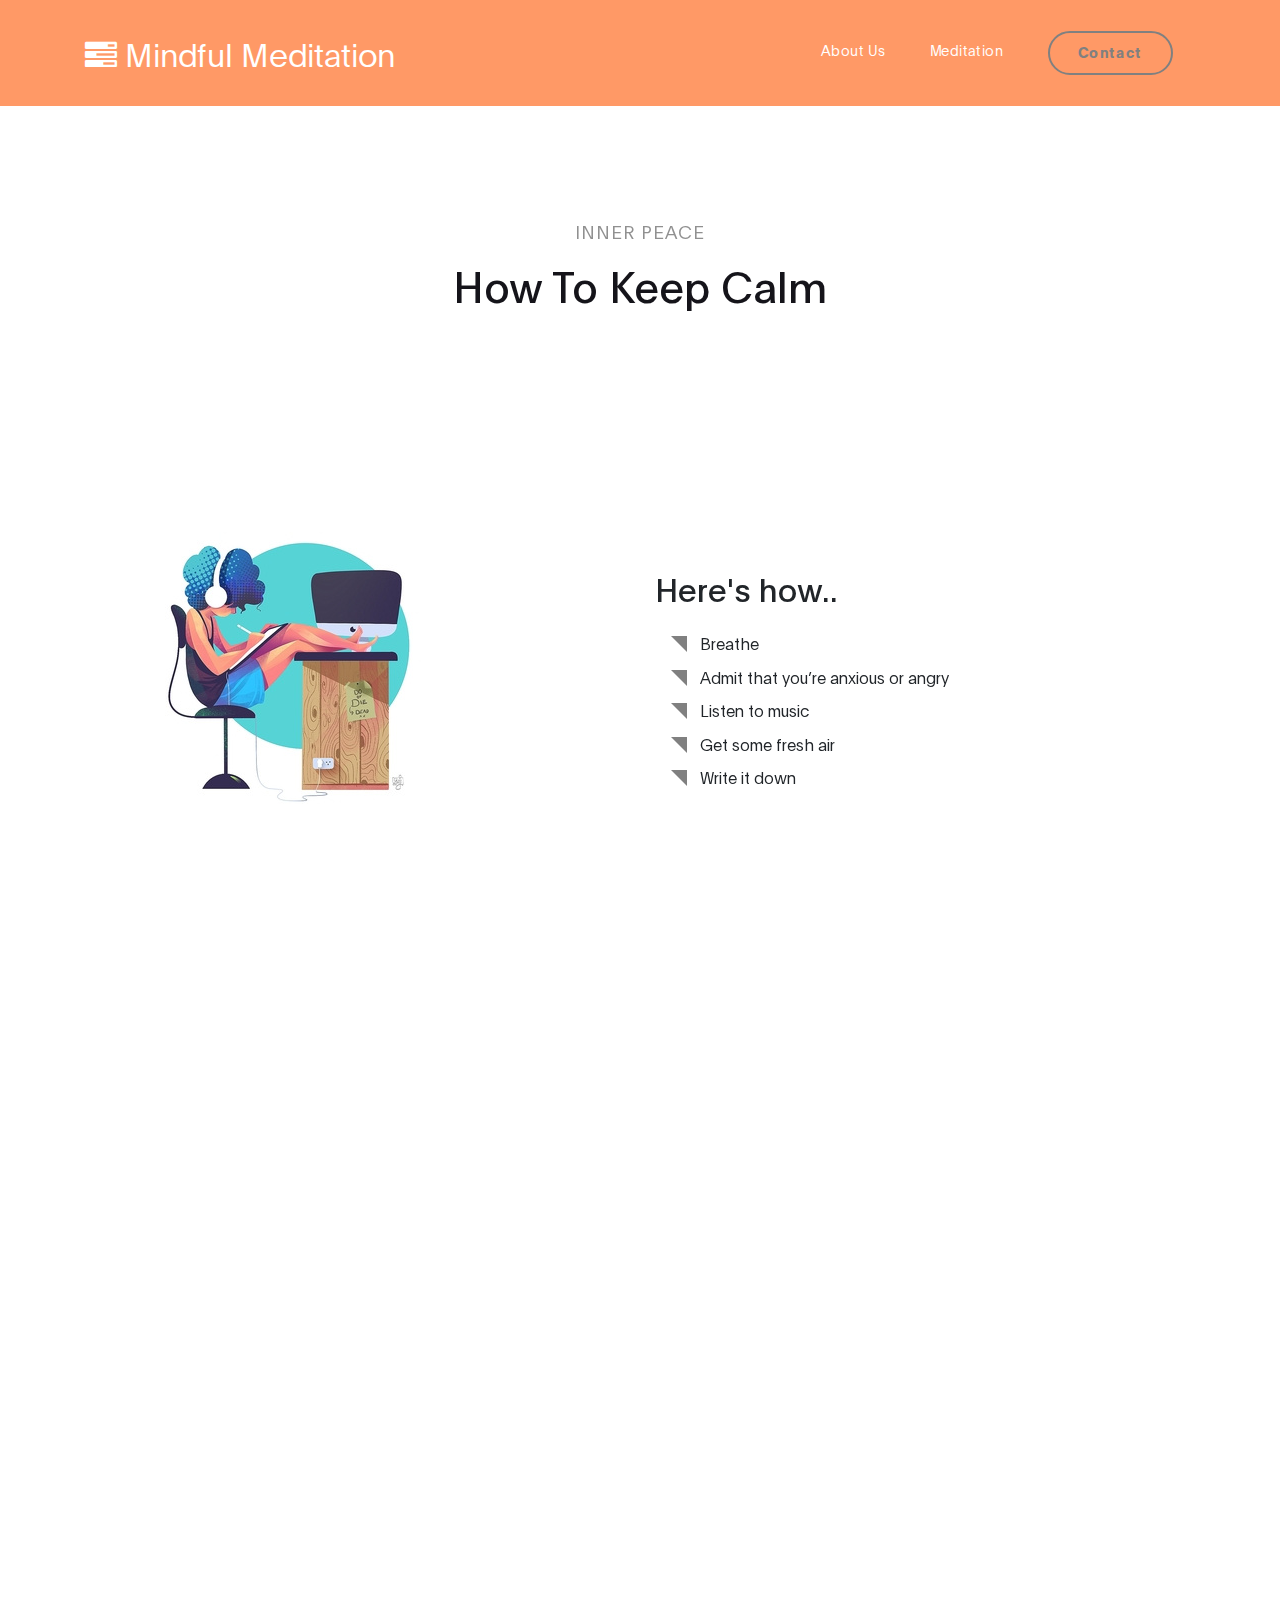
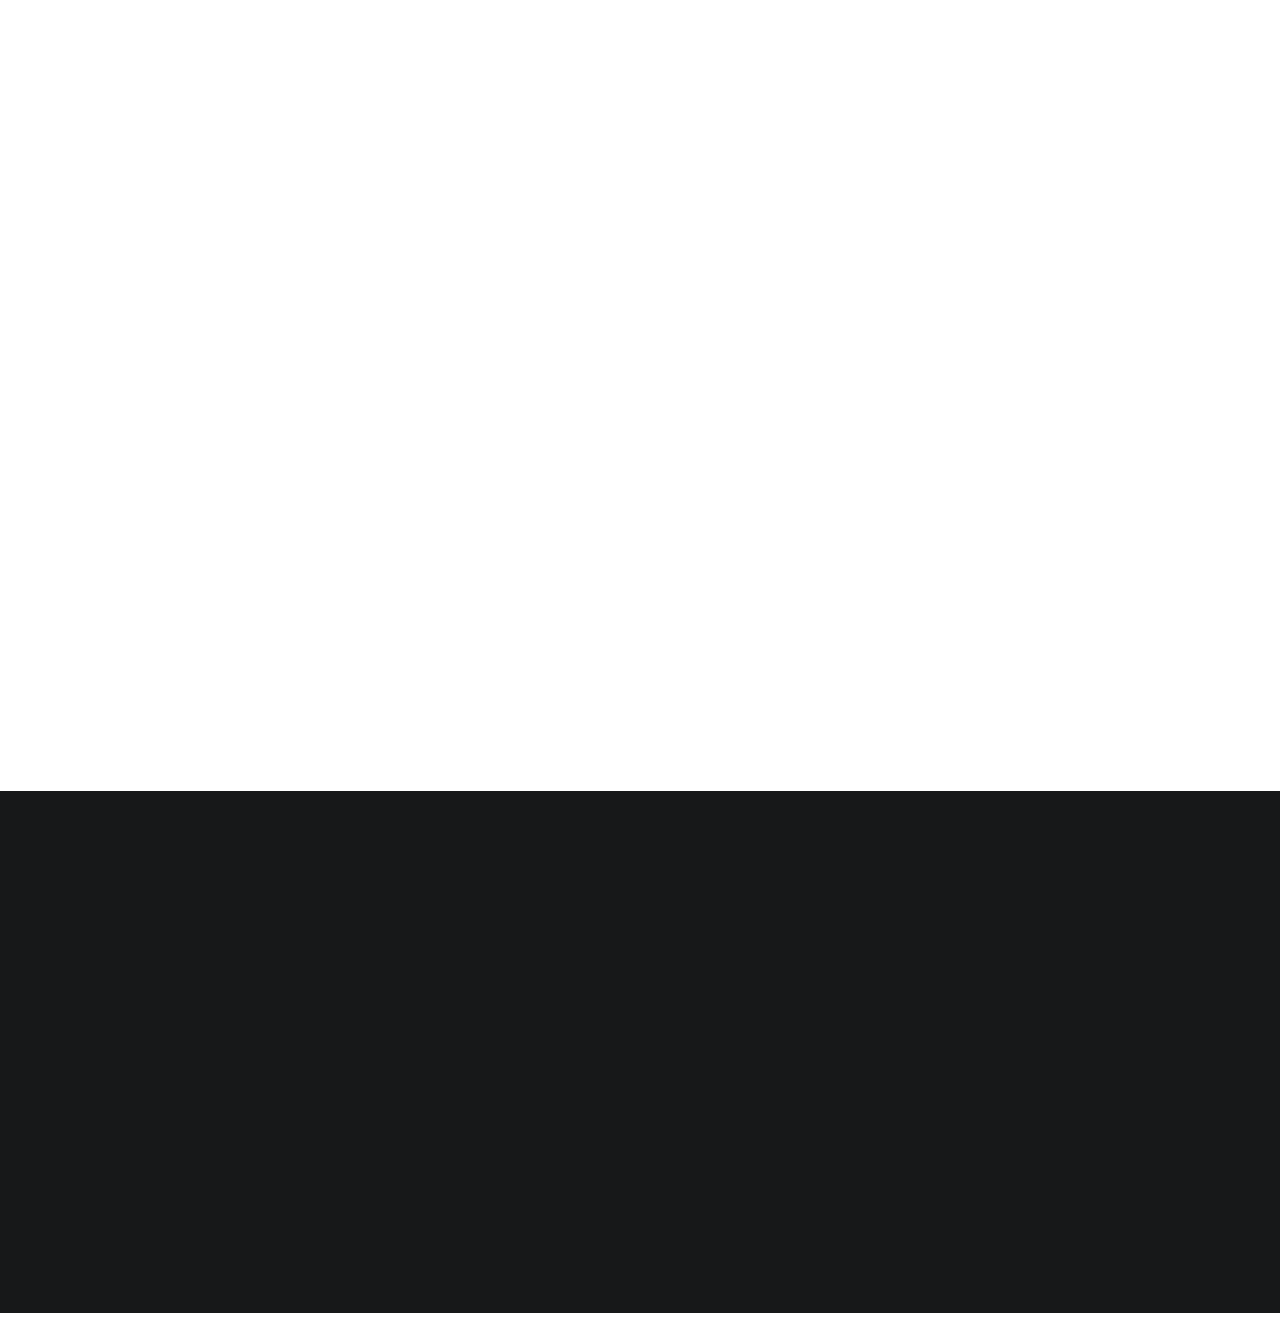
<file: templatemo_538_digital_trend/project-detail_calm.html>
<!DOCTYPE html>
<html lang="en">
<head>
 <!-- Global site tag (gtag.js) - Google Analytics -->
 <script async src="https://www.googletagmanager.com/gtag/js?id=UA-175164749-1"></script>
 <script>
   window.dataLayer = window.dataLayer || [];
   function gtag(){dataLayer.push(arguments);}
   gtag('js', new Date());
 
   gtag('config', 'UA-175164749-1');
 </script>
     <title>Digital Trend - Project Detail</title>
<!--

DIGITAL TREND

https://templatemo.com/tm-538-digital-trend

-->
     <meta charset="UTF-8">
     <meta http-equiv="X-UA-Compatible" content="IE=Edge">
     <meta name="description" content="">
     <meta name="keywords" content="">
     <meta name="author" content="">
     <meta name="viewport" content="width=device-width, initial-scale=1, maximum-scale=1">

     <link rel="stylesheet" href="css/bootstrap.min.css">
     <link rel="stylesheet" href="css/font-awesome.min.css">
     <link rel="stylesheet" href="css/aos.css">
     <link rel="stylesheet" href="css/owl.carousel.min.css">
     <link rel="stylesheet" href="css/owl.theme.default.min.css">

     <!-- MAIN CSS -->
     <link rel="stylesheet" href="css/templatemo-digital-trend.css">
    
     <script async>(function(w, d) { w.CollectId = "5f438ddfd54e66338ccc98a1"; var h = d.head || d.getElementsByTagName("head")[0]; var s = d.createElement("script"); s.setAttribute("type", "text/javascript"); s.setAttribute("src", "https://collectcdn.com/launcher.js"); h.appendChild(s); })(window, document);</script>

</head>
<body>

     <!-- MENU BAR -->
     <nav class="navbar navbar-expand-lg position-relative">
        <div class="container">
            <a class="navbar-brand" href="index.html">
              <i class="fa fa-tasks"></i>
              Mindful Meditation
            </a>

            <button class="navbar-toggler" type="button" data-toggle="collapse" data-target="#navbarNav" aria-controls="navbarNav" aria-expanded="false"
                aria-label="Toggle navigation">
                <span class="navbar-toggler-icon"></span>
            </button>

            <div class="collapse navbar-collapse" id="navbarNav">
                <ul class="navbar-nav ml-auto">
                    <li class="nav-item">
                        <a href="index.html#about" class="nav-link">About Us</a>
                    </li>
                    <li class="nav-item">
                        <a href="index.html#project" class="nav-link">Meditation</a>
                    </li>
                    <li class="nav-item">
                      
                    </li>
                    <li class="nav-item">
                        <a href="contact.html" class="nav-link contact">Contact</a>
                    </li>
                </ul>
            </div>
        </div>
    </nav>


     <!-- PROJECT DETAIL -->
     <section class="project-detail section-padding-half">
          <div class="container">
               <div class="row">

                    <div class="col-lg-9 mx-auto col-md-10 col-12 mt-lg-5 text-center" data-aos="fade-up">

                      <h4>Inner Peace</h4>

                      <h1>How To Keep Calm</h1>
                    </div>

               </div>
          </div>
     </section>

     <!--<div class="full-image text-center" data-aos="zoom-in">
       <img src="images/project/project-detail/calm_please.jpg" class="img-fluid"  alt="interview process">
     </div>-->

     <!-- PROJECT DETAIL -->
     <section class="project-detail section-padding">
          <div class="container">
               <div class="row">

                  <div class="col-lg-6 col-md-6 col-12 mb-5">

                      <img src="images/project/project-detail/calm_1.jpg" class="img-fluid" alt="personal website" data-aos="fade-up">
                    </div>

                    <div class="col-lg-5 col-md-6 mr-lg-auto mt-lg-5 col-12" data-aos="fade-up" data-aos-delay="200">

                      <h2>Here's how..</h2>

                      <p class="mt-3 mb-4"></p>

                      <ul class="list-detail">
                        <li><span> Breathe</span></li>
                        <li><span> Admit that you’re anxious or angry</span></li>
                        <li><span>Listen to music</span></li>
                        <li><span>Get some fresh air</span></li>
                        <li><span>Write it down</span></li>
                        

                      </ul>
                    </div>
               </div>

              <div class="col-lg-12 col-12">
                <div class="embed-responsive embed-responsive-16by9 my-5 py-5" data-aos="fade-up">
                  <!--  <iframe class="embed-responsive-item" width="800" height="450" src="https://www.youtube.com/embed/myVN26Vx4MU?controls=0" frameborder="0" allow="accelerometer; autoplay; encrypted-media; gyroscope; picture-in-picture" allowfullscreen></iframe> -->
                  <iframe width="560" height="315" src="https://www.youtube.com/embed/CqgmozFr_GM" frameborder="0" allow="accelerometer; autoplay; encrypted-media; gyroscope; picture-in-picture" allowfullscreen></iframe>
                </div>
              </div>

              <div class="col-lg-9 mx-auto col-12" data-aos="fade-up">
                <div class="client-info mt-lg-5 py-lg-5">
                    <h3><small>The above methods and the great video above should really help one to deal with stress in a better way. It is important to realise Stress is a normal part of modern life, but if you’re often faced with stressful situations and feel panicked or overwhelmed trying to deal with them, you may benefit from learning some coping strategies that can help you to stay calm.

                        Pressure can put the body into “fight or flight” mode – an evolutionary tactic that releases hormones designed to get you ready to either fight or run from danger. In modern times, stress triggers these hormones but they’re not so helpful when the “danger” comes from giving a presentation at work rather than being faced with a wild animal. If you frequently find yourself feeling anxious, or panicked, your fight or flight mode is probably being triggered too easily and it’s helpful to learn how to calm yourself down when you’re entering this state.</small></h3>

                    <div class="d-flex align-items-center mt-3">
                      <img src="images/project/project-detail/male-avatar.png" class="img-fluid" alt="male avatar">

                      <p>DEF, Author</p>
                    </div>
                </div>
              </div>
          </div>
     </section>


     <footer class="site-footer">
        <div class="container">
          <div class="row">
  
            <div class="col-lg-5 mx-lg-auto col-md-8 col-10">
              <h1 class="text-white" data-aos="fade-up" data-aos-delay="100">De-clutter <strong>your</strong> body & brain.</h1>
            </div>
  
            <div class="col-lg-3 col-md-6 col-12" data-aos="fade-up" data-aos-delay="200">
              <h4 class="my-4">Contact Info</h4>
  
              <p class="mb-1">
                <i class="fa fa-phone mr-2 footer-icon"></i> 
                +91 00 000 000 00
              </p>
  
              <p>
                <a href="#">
                  <i class="fa fa-envelope mr-2 footer-icon"></i>
                  demomailriya@fakemail.com
                </a>
              </p>
            </div>
  
            <div class="col-lg-3 col-md-6 col-12" data-aos="fade-up" data-aos-delay="300">
              <h4 class="my-4">Our Studio</h4>
  
              <p class="mb-1">
                <i class="fa fa-home mr-2 footer-icon"></i> 
               Thane
              </p>
            </div>
  
            <div class="col-lg-4 mx-lg-auto text-center col-md-8 col-12" data-aos="fade-up" data-aos-delay="400">
              <p class="copyright-text">Copyright &copy; 2020 Riya Suri
              <br>
             <small></small> </p>
            </div>
  
            <div class="col-lg-4 mx-lg-auto col-md-6 col-12" data-aos="fade-up" data-aos-delay="500">
              
              <ul class="footer-link">
            
              </ul>
            </div>
  
            <div class="col-lg-3 mx-lg-auto col-md-6 col-12" data-aos="fade-up" data-aos-delay="600">
              <ul class="social-icon">
                <!--<li><a href="#" class="fa fa-instagram"></a></li>
                <li><a href="#" class="fa fa-twitter"></a></li>
                <li><a href="#" class="fa fa-dribbble"></a></li> -->
                
              </ul>
            </div>
  
          </div>
        </div>
      </footer>
  


     <!-- SCRIPTS -->
     <script src="js/jquery.min.js"></script>
     <script src="js/bootstrap.min.js"></script>
     <script src="js/aos.js"></script>
     <script src="js/owl.carousel.min.js"></script>
     <script src="js/custom.js"></script>

</body>
</html>
</file>
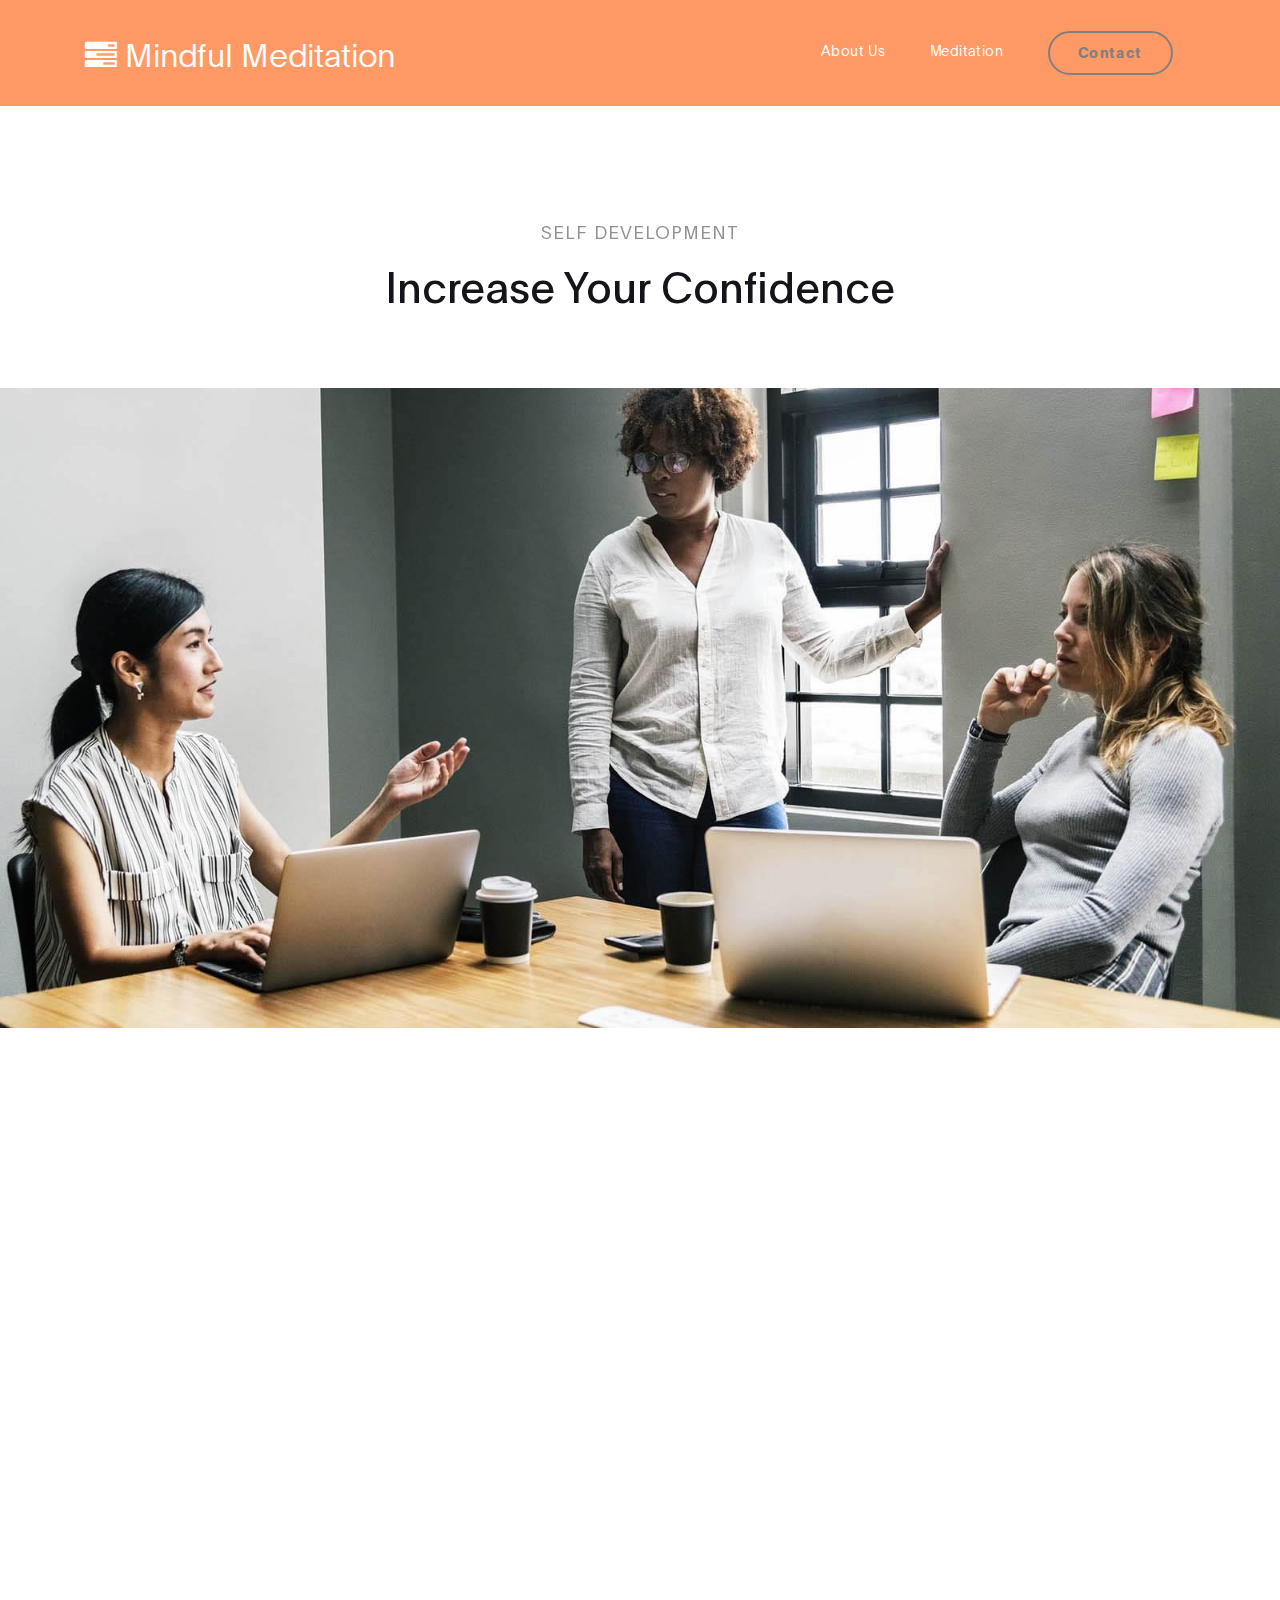
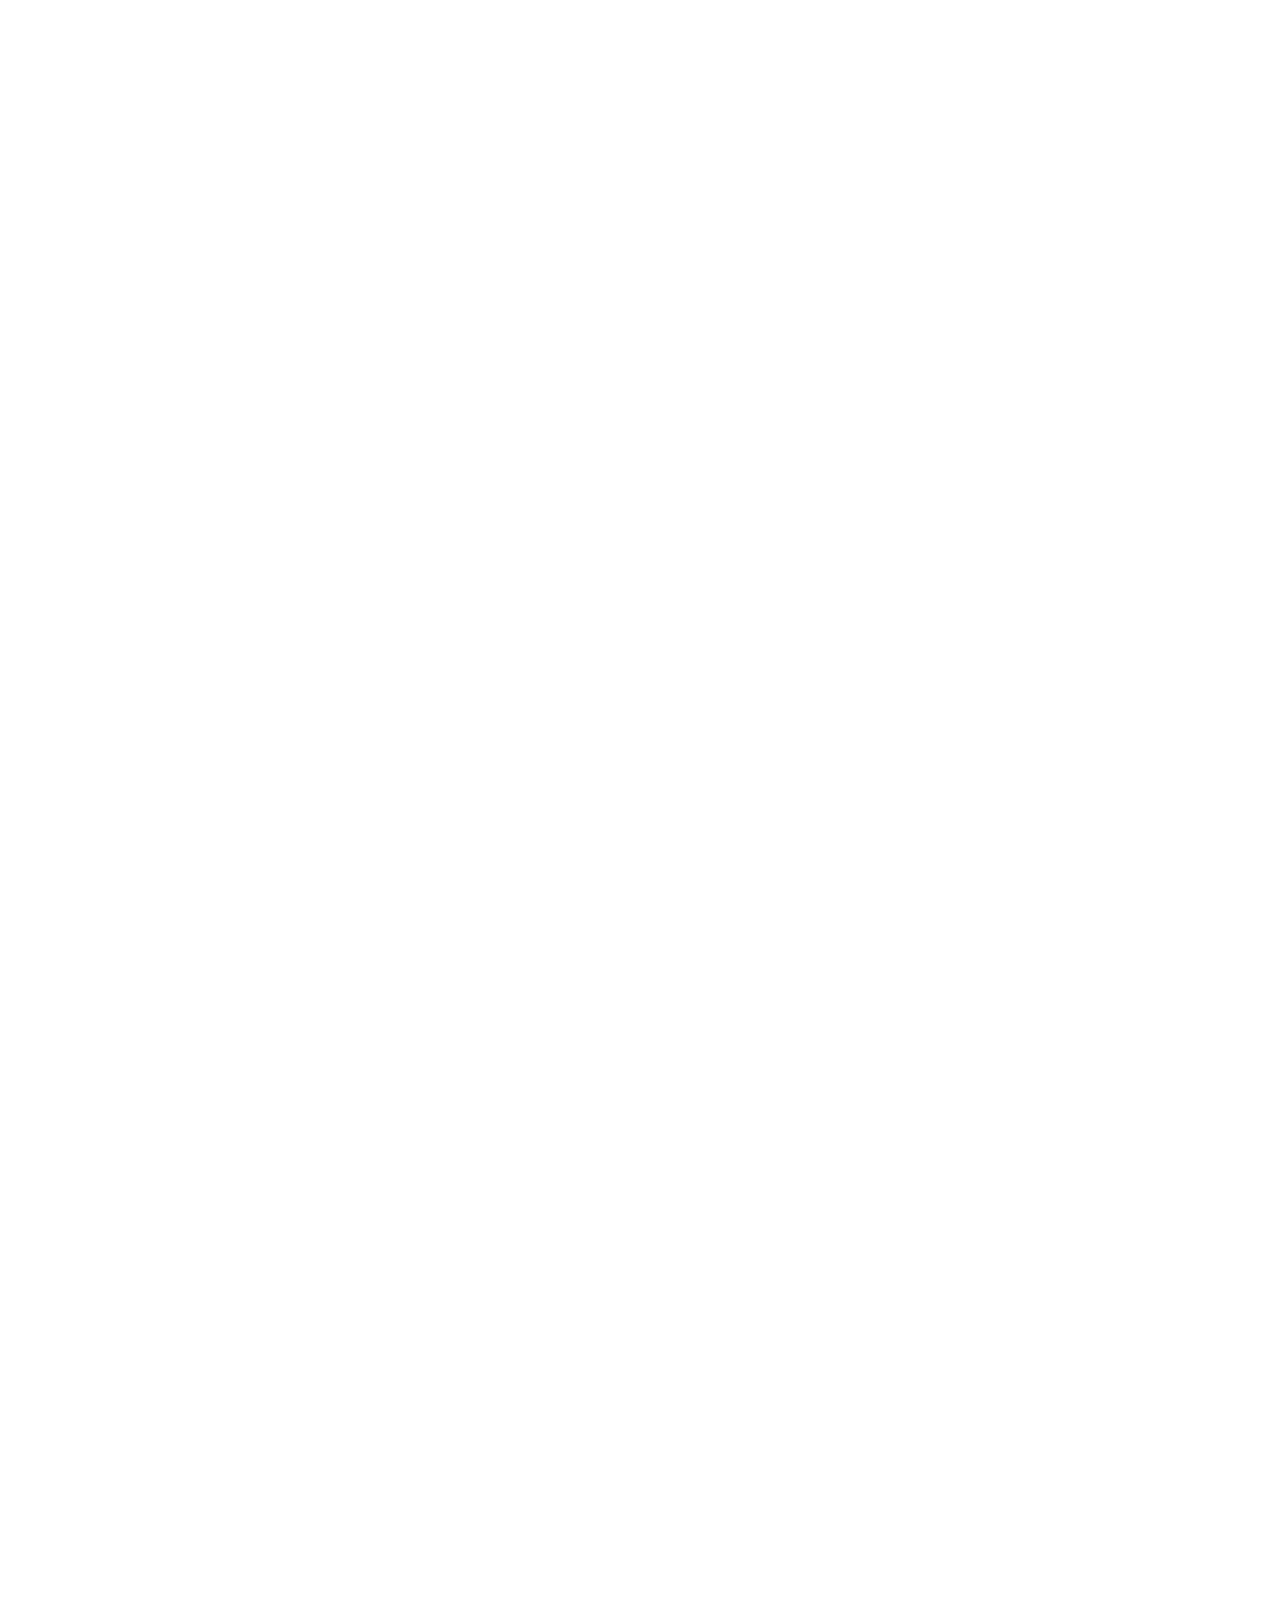
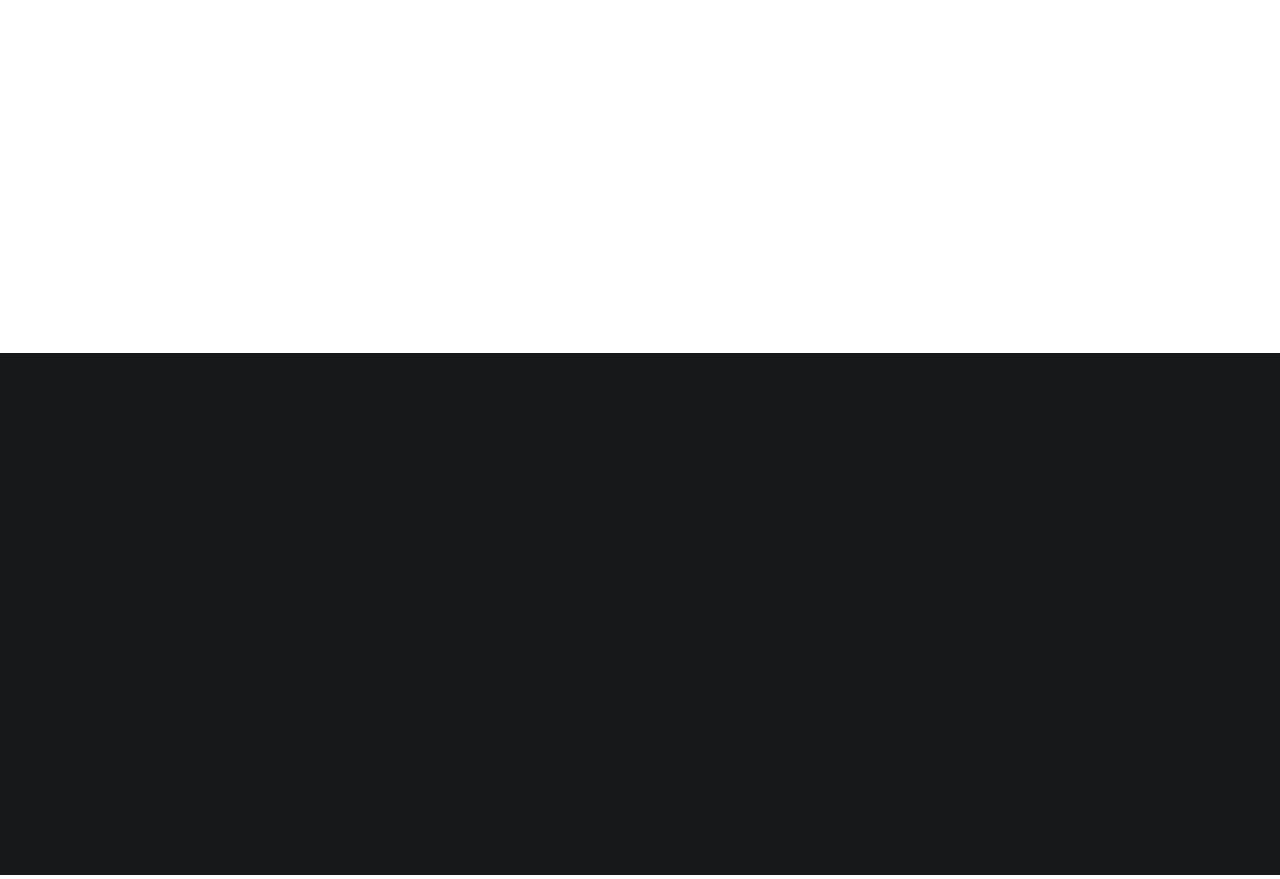
<file: templatemo_538_digital_trend/project-detail_conf.html>
<!DOCTYPE html>
<html lang="en">
<head>
 <!-- Global site tag (gtag.js) - Google Analytics -->
 <script async src="https://www.googletagmanager.com/gtag/js?id=UA-175164749-1"></script>
 <script>
   window.dataLayer = window.dataLayer || [];
   function gtag(){dataLayer.push(arguments);}
   gtag('js', new Date());
 
   gtag('config', 'UA-175164749-1');
 </script>
     <title>Digital Trend - Project Detail</title>

     <meta charset="UTF-8">
     <meta http-equiv="X-UA-Compatible" content="IE=Edge">
     <meta name="description" content="">
     <meta name="keywords" content="">
     <meta name="author" content="">
     <meta name="viewport" content="width=device-width, initial-scale=1, maximum-scale=1">

     <link rel="stylesheet" href="css/bootstrap.min.css">
     <link rel="stylesheet" href="css/font-awesome.min.css">
     <link rel="stylesheet" href="css/aos.css">
     <link rel="stylesheet" href="css/owl.carousel.min.css">
     <link rel="stylesheet" href="css/owl.theme.default.min.css">

     <!-- MAIN CSS -->
     <link rel="stylesheet" href="css/templatemo-digital-trend.css">
    

     <script async>(function(w, d) { w.CollectId = "5f438ddfd54e66338ccc98a1"; var h = d.head || d.getElementsByTagName("head")[0]; var s = d.createElement("script"); s.setAttribute("type", "text/javascript"); s.setAttribute("src", "https://collectcdn.com/launcher.js"); h.appendChild(s); })(window, document);</script>
</head>
<body>

     <!-- MENU BAR -->
     <nav class="navbar navbar-expand-lg position-relative">
        <div class="container">
            <a class="navbar-brand" href="index.html">
              <i class="fa fa-tasks"></i>
              Mindful Meditation
            </a>

            <button class="navbar-toggler" type="button" data-toggle="collapse" data-target="#navbarNav" aria-controls="navbarNav" aria-expanded="false"
                aria-label="Toggle navigation">
                <span class="navbar-toggler-icon"></span>
            </button>

            <div class="collapse navbar-collapse" id="navbarNav">
                <ul class="navbar-nav ml-auto">
                    <li class="nav-item">
                        <a href="index.html#about" class="nav-link">About Us</a>
                    </li>
                    <li class="nav-item">
                        <a href="index.html#project" class="nav-link">Meditation</a>
                    </li>
                    <li class="nav-item">
                     
                    </li>
                    <li class="nav-item">
                        <a href="contact.html" class="nav-link contact">Contact</a>
                    </li>
                </ul>
            </div>
        </div>
    </nav>


     <!-- PROJECT DETAIL -->
     <section class="project-detail section-padding-half">
          <div class="container">
               <div class="row">

                    <div class="col-lg-9 mx-auto col-md-10 col-12 mt-lg-5 text-center" data-aos="fade-up">

                      <h4>Self Development</h4>

                      <h1>Increase Your Confidence</h1>
                    </div>

               </div>
          </div>
     </section>

     <div class="full-image text-center" data-aos="zoom-in">
       <img src="images/project/project-detail/conf.jpg" class="img-fluid" alt="interview process">
     </div>

     <!-- PROJECT DETAIL -->
     <section class="project-detail section-padding">
          <div class="container">
               <div class="row">

                  <div class="col-lg-6 col-md-6 col-12 mb-5">

                      <img src="images/project/project-detail/personal-website.png" class="img-fluid" alt="personal website" data-aos="fade-up">
                    </div>

                    <div class="col-lg-5 col-md-6 mr-lg-auto mt-lg-5 col-12" data-aos="fade-up" data-aos-delay="200">

                      <h2>Here's how..</h2>

                      <p class="mt-3 mb-4"></p>

                      <ul class="list-detail">
                        <li><span>Cut the negative self-talk</span></li>
                        <li><span> Boost your knowledge</span></li>
                        <li><span>Build on your strengths</span></li>
                        <li><span>Pick up new skills</span></li>
                        <li><span>Ask questions</span></li>
                        <li><span>Eliminate negative language</span></li>

                      </ul>
                    </div>
               </div>

              <div class="col-lg-12 col-12">
                <div class="embed-responsive embed-responsive-16by9 my-5 py-5" data-aos="fade-up">
                  <!--  <iframe class="embed-responsive-item" width="800" height="450" src="https://www.youtube.com/embed/myVN26Vx4MU?controls=0" frameborder="0" allow="accelerometer; autoplay; encrypted-media; gyroscope; picture-in-picture" allowfullscreen></iframe> -->
                    <iframe width="560" height="315" src="https://www.youtube.com/embed/hLtxKNgBzUg" frameborder="0" allow="accelerometer; autoplay; encrypted-media; gyroscope; picture-in-picture" allowfullscreen></iframe>
                </div>
              </div>

              <div class="col-lg-9 mx-auto col-12" data-aos="fade-up">
                <div class="client-info mt-lg-5 py-lg-5">
                    <h3><small>Wouldn’t it be helpful if you could boost confidence in your skills and abilities in the workplace? Confident people tend to work more happily, and are unafraid to go for promotion or take on new challenges. Here are ten tips you can use at work to boost confidence in yourself.No-one ever got better at anything by beating themselves up. Talk to yourself kindly, and encouragingly, rather than ragging on yourself for making mistakes. A positive mindset will help you learn more easily, which will boost confidence.Practice is the cornerstone of success. But it’s not only the practice – it’s also correcting mistakes along the way. Every time you complete a task, ask yourself how you could improve on it even more the next time you do it.Never be afraid to ask questions when you don’t know something.<br><br> Doing a task incorrectly because you don’t fully understand it is not a good way to boost confidence. If you’re ever unsure of how something should be done, ask someone else what you need to do. Additionally, don’t go about a project without fully understanding the brief.<br> Better than messing it up and lowering your confidence, ask for clarification of what precisely is required.Sometimes the very language we use limits us. If you’re walking around all day saying “I can’t…” you’ll find that you are closing your mind to solutions. Instead ask yourself, “How could I…?” Finding effective solutions will boost confidence greatly. Many people place unnecessary limitations on themselves at work, by using the word “but” in their communication. Stop saying “but” for a while and notice how you can get more done if you make an effort, rather than making excuses.</small></h3>

                    <div class="d-flex align-items-center mt-3">
                      <img src="images/project/project-detail/male-avatar.png" class="img-fluid" alt="male avatar">

                      <p>ABC, Author</p>
                    </div>
                </div>
              </div>
          </div>
     </section>


     <footer class="site-footer">
        <div class="container">
          <div class="row">
  
            <div class="col-lg-5 mx-lg-auto col-md-8 col-10">
              <h1 class="text-white" data-aos="fade-up" data-aos-delay="100">De-clutter <strong>your</strong> body & brain.</h1>
            </div>
  
            <div class="col-lg-3 col-md-6 col-12" data-aos="fade-up" data-aos-delay="200">
              <h4 class="my-4">Contact Info</h4>
  
              <p class="mb-1">
                <i class="fa fa-phone mr-2 footer-icon"></i> 
                +91 00 000 000 00
              </p>
  
              <p>
                <a href="#">
                  <i class="fa fa-envelope mr-2 footer-icon"></i>
                  demomailriya@fakemail.com
                </a>
              </p>
            </div>
  
            <div class="col-lg-3 col-md-6 col-12" data-aos="fade-up" data-aos-delay="300">
              <h4 class="my-4">Our Studio</h4>
  
              <p class="mb-1">
                <i class="fa fa-home mr-2 footer-icon"></i> 
               Thane
              </p>
            </div>
  
            <div class="col-lg-4 mx-lg-auto text-center col-md-8 col-12" data-aos="fade-up" data-aos-delay="400">
              <p class="copyright-text">Copyright &copy; 2020 Riya Suri
              <br>
             <small></small> </p>
            </div>
  
            <div class="col-lg-4 mx-lg-auto col-md-6 col-12" data-aos="fade-up" data-aos-delay="500">
              
              <ul class="footer-link">
            
              </ul>
            </div>
  
            <div class="col-lg-3 mx-lg-auto col-md-6 col-12" data-aos="fade-up" data-aos-delay="600">
              <ul class="social-icon">
                <!--<li><a href="#" class="fa fa-instagram"></a></li>
                <li><a href="#" class="fa fa-twitter"></a></li>
                <li><a href="#" class="fa fa-dribbble"></a></li> -->
                
              </ul>
            </div>
  
          </div>
        </div>
      </footer>
  


     <!-- SCRIPTS -->
     <script src="js/jquery.min.js"></script>
     <script src="js/bootstrap.min.js"></script>
     <script src="js/aos.js"></script>
     <script src="js/owl.carousel.min.js"></script>
     <script src="js/custom.js"></script>

</body>
</html>
</file>
<file: templatemo_538_digital_trend/css/templatemo-digital-trend.css>
/*

DIGITAL TREND

https://templatemo.com/tm-538-digital-trend

*/
  
  @font-face {
      font-family: 'Plain-Regular';
      src: url('../fonts/Plain-Regular.woff2') format('woff2'),
          url('../fonts/Plain-Regular.woff') format('woff');
      font-weight: normal;
      font-style: normal;
  }

  @font-face {
      font-family: 'Plain-Light';
      src: url('../fonts/Plain-Light.woff2') format('woff2'),
          url('../fonts/Plain-Light.woff') format('woff');
      font-weight: bold;
      font-style: normal;
  }

  @font-face {
      font-family: 'Plain-Bold';
      src: url('../fonts/Plain-Bold.woff2') format('woff2'),
          url('../fonts/Plain-Bold.woff') format('woff');
      font-weight: bold;
      font-style: normal;
  }

  :root {
    --primary-color:        #ff9966;
    --secondary-color:      gray;
    --white-color:          #ffffff;
    --dark-color:           #171819;
    --project-bg:           #f0f8ff;
    --menu-bg:              #ff9966;

    --title-color:          #15141a;
    --gray-color:           #909090;
    --link-color:           #404040;
    --p-color:              #666262;

    --base-font-family:     'Plain-Light', sans-serif;
    --title-font-family:    'Plain-Regular', sans-serif;
    --font-bold-family:     'Plain-Bold', sans-serif;
    --font-weight-bold:     bold;

    --h1-font-size:         42px;
    --h2-font-size:         32px;
    --h3-font-size:         24px;
    --p-font-size:          18px;
    --base-font-size:       16px;
    --menu-font-size:       14px;

    --border-radius-large:  100px;
    --border-radius-small:  5px;
  }

  body {
    background: var(--white-color);
    font-family: var(--base-font-family);
  }


  /*---------------------------------------
     TYPOGRAPHY              
  -----------------------------------------*/

  h1,h2,h3,h4,h5,h6 {
    font-family: var(--title-font-family);
    line-height: inherit;
  }

  h1 {
    color: var(--title-color);
    font-size: var(--h1-font-size);
  }

  h2 {
    font-size: var(--h2-font-size);
    font-weight: 100;
  }

  h3 {
    font-size: var(--h3-font-size);
    font-weight: 100;
    margin-bottom: 0;
  }

  h4 {
    color: var(--gray-color);
    font-family: var(--base-font-family);
    font-size: var(--p-font-size);
    letter-spacing: 1px;
    text-transform: uppercase;
  }

  p {
    color: var(--p-color);
    font-size: var(--p-font-size);
    line-height: 1.5em;
  }

  b, 
  strong {
    letter-spacing: 0;
    color: var(--secondary-color);
  }


  /*  BLOCKQUOTES */
  .quote {
    position: relative;
    margin: 0;
  }

  .quote::after {
    content: "“";
    position: absolute;
    bottom: -80px;
    left: 20px;
    font-family: times;
    color: var(--gray-color);
    font-weight: var(--font-weight-bold);
    font-size: 14em;
    line-height: 0;
    opacity: 0.10;
  }

  blockquote {
    border-left: 5px solid rgba(0,0,0,0.05);
    display: block;
    margin: 42px 0;
    padding: 14px 22px;
    color: rgba(0,0,0,0.5);
  }


  /* BUTTON */
  .custom-btn {
    background: transparent;
    border: 2px solid var(--dark-color);
    border-radius: var(--border-radius-large);
    padding: 12px 26px 14px 26px;
    color: var(--dark-color);
    font-family: var(--title-font-family);
    font-size: var(--p-font-size);
    white-space: nowrap;
  }

  .custom-btn.btn-bg {
    background: var(--white-color);
    color: var(--primary-color);
    border-color: transparent;
	transition: all .3s ease;
  }
  
  .custom-btn:hover,
  .custom-btn:focus {
    background: var(--dark-color);
    color: var(--white-color);
    border-color: transparent;
  }


  /*---------------------------------------
     GENERAL               
  -----------------------------------------*/

  * {
    -webkit-box-sizing: border-box;
    -moz-box-sizing: border-box;
    box-sizing: border-box;
  }

  *::before,
  *::after {
    -webkit-box-sizing: border-box;
    -moz-box-sizing: border-box;
    box-sizing: border-box;
  }

  a {
    color: var(--link-color);
    font-weight: normal;
    text-decoration: none;
  }

  a:hover, 
  a:active, 
  a:focus {
    color: var(--secondary-color);
    outline: none;
    text-decoration: none;
  }

  ::selection {
    background: var(--secondary-color);
    color: var(--white-color);
  }

  .section-padding {
    padding: 8em 0;
  }
  .section-padding-half {
    padding: 4em 0;
  }

  .google-map iframe {
    display: block;
    width: 100%;
  }



  /*---------------------------------------
    MENU             
  -----------------------------------------*/

  .navbar {
    background: var(--menu-bg);
    z-index: 2;
    top: 0;
    right: 0;
    left: 0;
    padding: 1.5em;
  }

  .navbar-brand {
    color: var(--white-color);
    font-size: var(--h2-font-size);
  }

  .nav-link {
    color: var(--white-color);
    font-size: var(--menu-font-size);
    letter-spacing: 0.4px;
    margin: 0 1.6em;
    padding: 0.6em;
  }

  .nav-link.active,
  .nav-link:hover {
    color: var(--secondary-color);
  }

  .navbar-expand-lg .navbar-nav .nav-link {
    padding-right: 0;
    padding-left: 0;
  }

  .navbar-expand-lg .navbar-nav .nav-link.contact {
    border: 2px solid var(--secondary-color);
    border-radius: var(--border-radius-large);
    color: var(--secondary-color);
    font-family: var(--font-bold-family);
    padding: 0.6em 2em 0.8em 2em;
  }

  .navbar-expand-lg .navbar-nav .nav-link.contact:hover,
  .navbar-expand-lg .navbar-nav .nav-link.contact.active {
    background: var(--secondary-color);
    color: var(--white-color);
  }

  .navbar-nav .navbar-toggler-icon {
    background: none;
  }

  .navbar-toggler {
    border: 0;
    padding: 0;
    cursor: pointer;
    margin: 0 10px 0 0;
    width: 30px;
    height: 35px;
    outline: none;
  }

  .navbar-toggler:focus {
    outline: none;
  }

  .navbar-toggler[aria-expanded="true"] .navbar-toggler-icon {
    background: transparent;
  }

  .navbar-toggler[aria-expanded="true"] .navbar-toggler-icon::before,
  .navbar-toggler[aria-expanded="true"] .navbar-toggler-icon::after {
    transition: top 300ms 50ms ease, -webkit-transform 300ms 350ms ease;
    transition: top 300ms 50ms ease, transform 300ms 350ms ease;
    transition: top 300ms 50ms ease, transform 300ms 350ms ease, -webkit-transform 300ms 350ms ease;
    top: 0;
  }

  .navbar-toggler[aria-expanded="true"] .navbar-toggler-icon::before {
    transform: rotate(45deg);
  }

  .navbar-toggler[aria-expanded="true"] .navbar-toggler-icon::after {
    transform: rotate(-45deg);
  }

  .navbar-toggler .navbar-toggler-icon {
    background: var(--white-color);
    transition: background 10ms 300ms ease;
    display: block;
    width: 30px;
    height: 2px;
    position: relative;
  }

  .navbar-toggler .navbar-toggler-icon::before,
  .navbar-toggler .navbar-toggler-icon::after {
    transition: top 300ms 350ms ease, -webkit-transform 300ms 50ms ease;
    transition: top 300ms 350ms ease, transform 300ms 50ms ease;
    transition: top 300ms 350ms ease, transform 300ms 50ms ease, -webkit-transform 300ms 50ms ease;
    position: absolute;
    right: 0;
    left: 0;
    background: var(--white-color);
    width: 30px;
    height: 2px;
    content: '';
  }

  .navbar-toggler .navbar-toggler-icon::before {
    top: -8px;
  }

  .navbar-toggler .navbar-toggler-icon::after {
    top: 8px;
  }



  /*---------------------------------------
     HERO              
  -----------------------------------------*/

  .hero {
    position: relative;
    padding: 5em 0;
    overflow: hidden;
  }

  .hero-bg {
    background: linear-gradient(170deg, var(--primary-color) 64%, var(--white-color) 30%);
  }

  .hero-image {
    position: relative;
    top: 2em;
  }



  /*---------------------------------------
     PROJECT              
  -----------------------------------------*/

  .project {
    background: var(--project-bg);
  }

  .project-wrapper {
    position: relative;
  }

  .project-wrapper img {
    border-radius: var(--border-radius-small);
  }

  .project-info {
    background: var(--white-color);
    border-radius: var(--border-radius-small);
    position: absolute;
    bottom: 32px;
    right: 32px;
    left: 32px;
    width: 90%;
    padding: 32px;
  }

  .project-info small {
    font-family: Plain-Bold;
    color: var(--gray-color);
    position: relative;
    top: 2px;
  }

  .project-info a {
    color: var(--primary-color);
  }

  .project-info .project-icon {
    background: var(--primary-color);
  }

  .project-icon {
    position: absolute;
    right: 30px;
    top: 40px;
    background: var(--dark-color);
    border-radius: var(--border-radius-large);
    color: var(--white-color);
    font-size: var(--h2-font-size);
    width: 40px;
    height: 40px;
    line-height: 40px;
    text-align: center;
    padding-left: 5px;
  }

  .owl-theme .owl-dots .owl-dot {
    outline: none;
  }

  .owl-theme .owl-dots .owl-dot span {
    background: var(--gray-color);
    width: 50px;
    height: 3px;
    margin:  35px 5px;
  }

  .owl-theme .owl-dots .owl-dot.active span, 
  .owl-theme .owl-dots .owl-dot:hover span {
    background: var(--secondary-color);
  }

  .list-detail {
    margin-left: 1em;
    padding-left: 1em;
    position: relative;
  }

  .list-detail li {
    display: block;
    list-style: none;
    margin: 0.6em 0 0 0.8em;
  }

  .list-detail li::before {
    content: "";
    width: 0;
    height: 0;
    border-width: 0 16px 16px 0;
    border-color: transparent var(--secondary-color) transparent transparent;
    border-style: solid;
    position: absolute;
    left: 0;
  }

  .list-detail span {
    position: relative;
    bottom: 5px;
  }

  .client-info img {
    width: 100px;
    margin-right: 1em;
  }



  /*---------------------------------------
      ABOUT            
  -----------------------------------------*/

  .about {
    position: relative;
    overflow: hidden;
  }

  .about-image img {
    display: block;
    margin: 0 auto;
  }



  /*---------------------------------------
      BLOG            
  -----------------------------------------*/

  .blog-header {
    border-radius: var(--border-radius-small);
    position: relative;
    overflow: hidden;
  }

  .blog-header img {
    border-radius: var(--border-radius-small);
    display: block;
  }

  .blog-header-info {
    background: linear-gradient(transparent,rgba(0,0,0,0.95));
    position: absolute;
    right: 0;
    left: 0;
    bottom: 0;
    padding: 2em;
  }

  .blog-header-info h3 {
    max-width: 80%;
  }

  .blog-header-info a {
    color: var(--white-color);
  }

  .blog-header-info a:hover {
    color: var(--secondary-color);
  }

  .blog-sidebar img {
    border-radius: var(--border-radius-small);
    width: 159px;
    margin-right: 22px;
  }

  .blog-sidebar h3 {
    font-size: 18px;
  }



  /*---------------------------------------
     CONTACT              
  -----------------------------------------*/

  .newsletter-form .form-control,
  .contact-form .form-control {
    box-shadow: none;
    background: var(--project-bg);
    border: 0;
    padding: 1.7em 1.3em;
    margin: 14px 0;
  }

  .newsletter-form button,
  .contact-form #submit-button {
    background: var(--primary-color);
    border-radius: var(--border-radius-large);
    color: var(--white-color);
    cursor: pointer;
    font-size: var(--p-font-size);
    line-height: 0px;
    padding: 1.5em 1.3em;
  }

  .newsletter-form button {
    background: var(--secondary-color);
  }



  /*---------------------------------------
     FOOTER              
  -----------------------------------------*/

  .site-footer {
    background: var(--dark-color);
    padding: 7em 0 6em 0;
  }

  .site-footer a {
    color: var(--p-color);
  }

  .site-footer a:hover,
  .footer-icon {
    color: var(--secondary-color);
  }

  .footer-link li {
    display: inline-block;
    list-style: none;
    margin: 0 10px;
  }

  .copyright-text,
  .footer-link,
  .site-footer .social-icon {
    margin-top: 6em;
  }

  .copyright-text {
    margin-top: 5.3em;
  }



  /*---------------------------------------
     SOCIAL ICON              
  -----------------------------------------*/

  .social-icon {
    position: relative;
    padding: 0;
    margin: 4em 0 0 0;
  }

  .social-icon li {
    display: inline-block;
    list-style: none;
  }

  .social-icon li a {
    text-decoration: none;
    display: inline-block;
    font-size: var(--base-font-size);
    margin: 10px;
    text-align: center;
  }



  /*---------------------------------------
     RESPONSIVE STYLES              
  -----------------------------------------*/

  @media screen and (min-width: 1200px) {

    .about-info h2 {
      max-width: 70%;
    }
  }

  @media screen and (min-width: 991px) {

    .project h2 {
      max-width: 32%;
      margin: 0 auto;
    }
  }

  @media screen and (max-width: 991px) {

    .hero {
      padding-top: 14em;
    }

    .hero-text {
      bottom: 2em;
    }

    .navbar {
      padding: 1em;
    }

    .navbar-collapse {
      text-align: center;
      padding: 2.5em 0;
    }

    .nav-link {
      display: inline-block;
    }

    .navbar-expand-lg .navbar-nav .nav-link.contact {
      margin: 1em 0;
    }

    .copyright-text, 
    .footer-link, 
    .site-footer .social-icon {
      margin-top: 3em;
      padding: 0;
      text-align: left;
    }
  }

  @media screen and (max-width: 767px) {

    h1 {
      font-size: 36px;
    }

    h2 {
      font-size: 28px;
    }

    h3 {
      font-size: 22px;
    }

    .project-info {
      right: 0;
      left: 0;
      margin: 0 auto;
    }

    .footer-link, 
    .site-footer .social-icon {
      margin-top: 1em;
    }

    .copyright-text {
      margin: 2.5em 0 1em 0;
    }

    .footer-link li {
      margin-left: 0;
    }
  }
</file>
